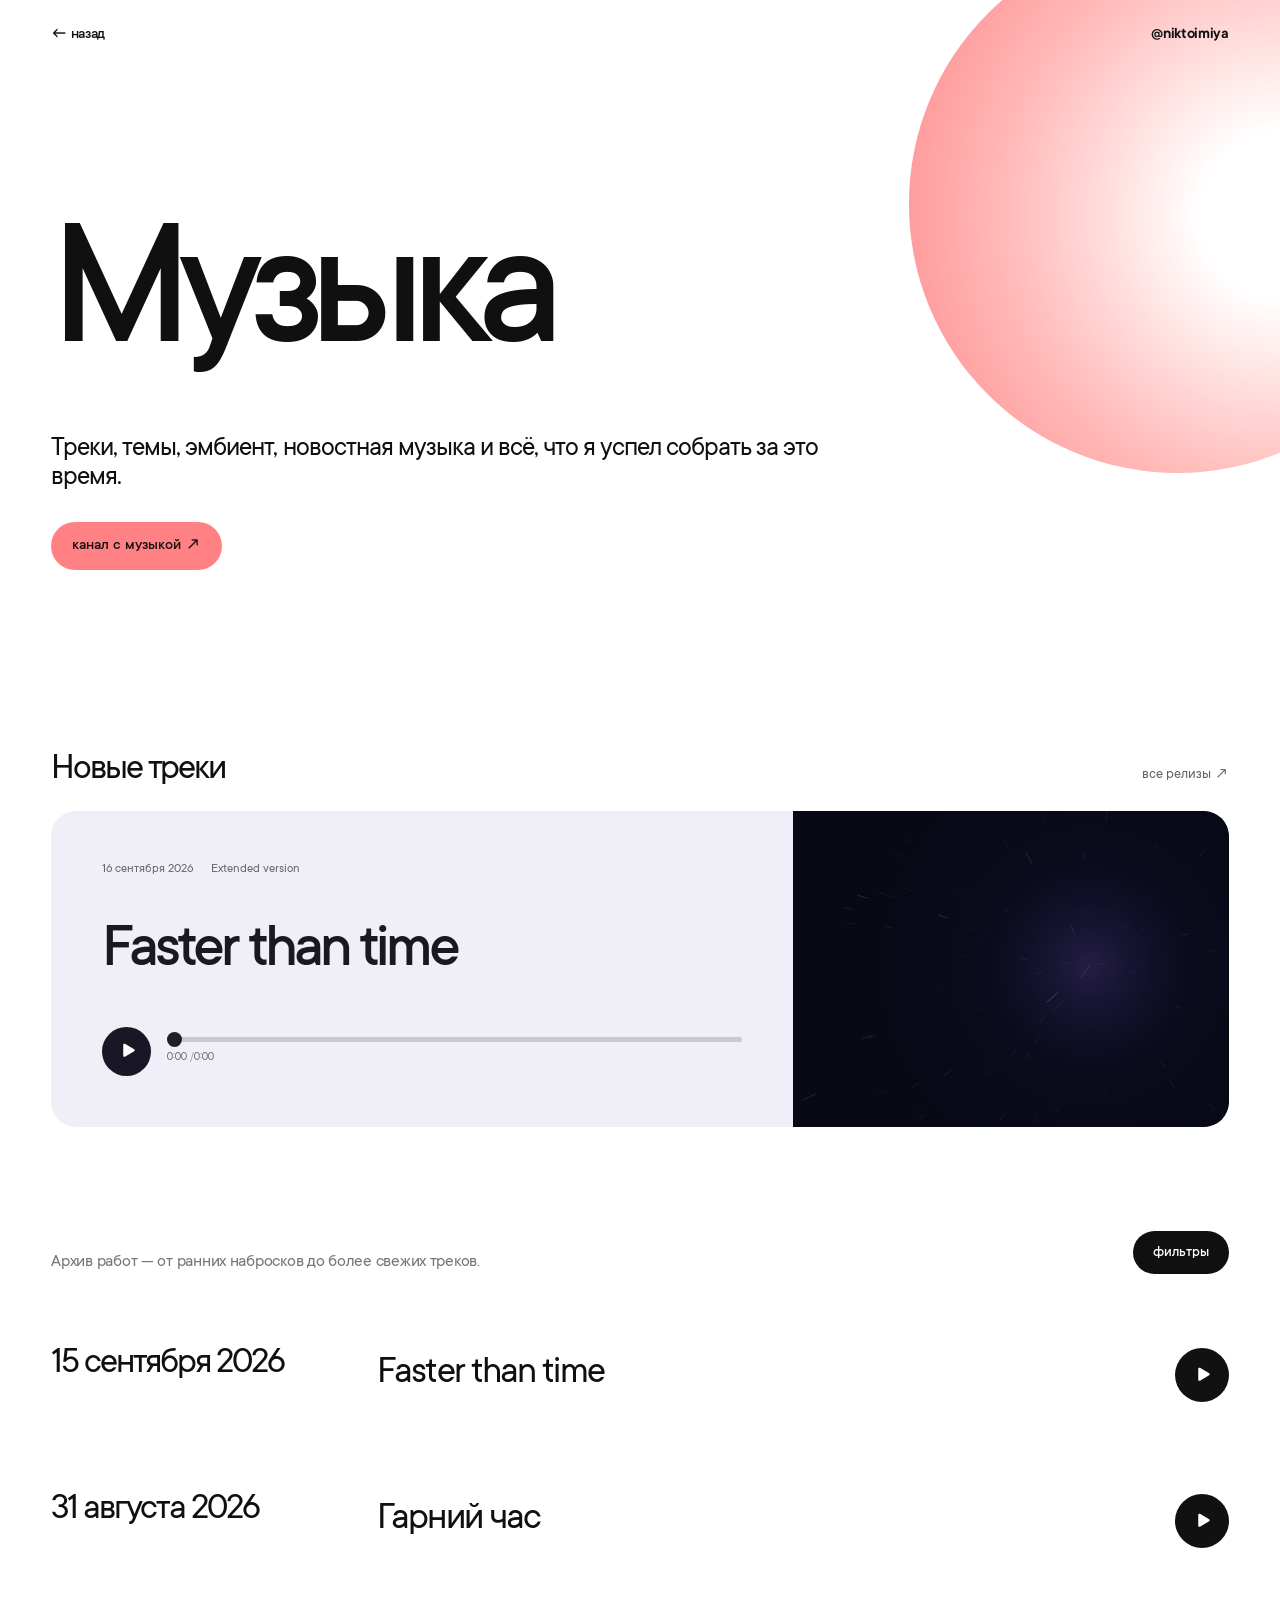
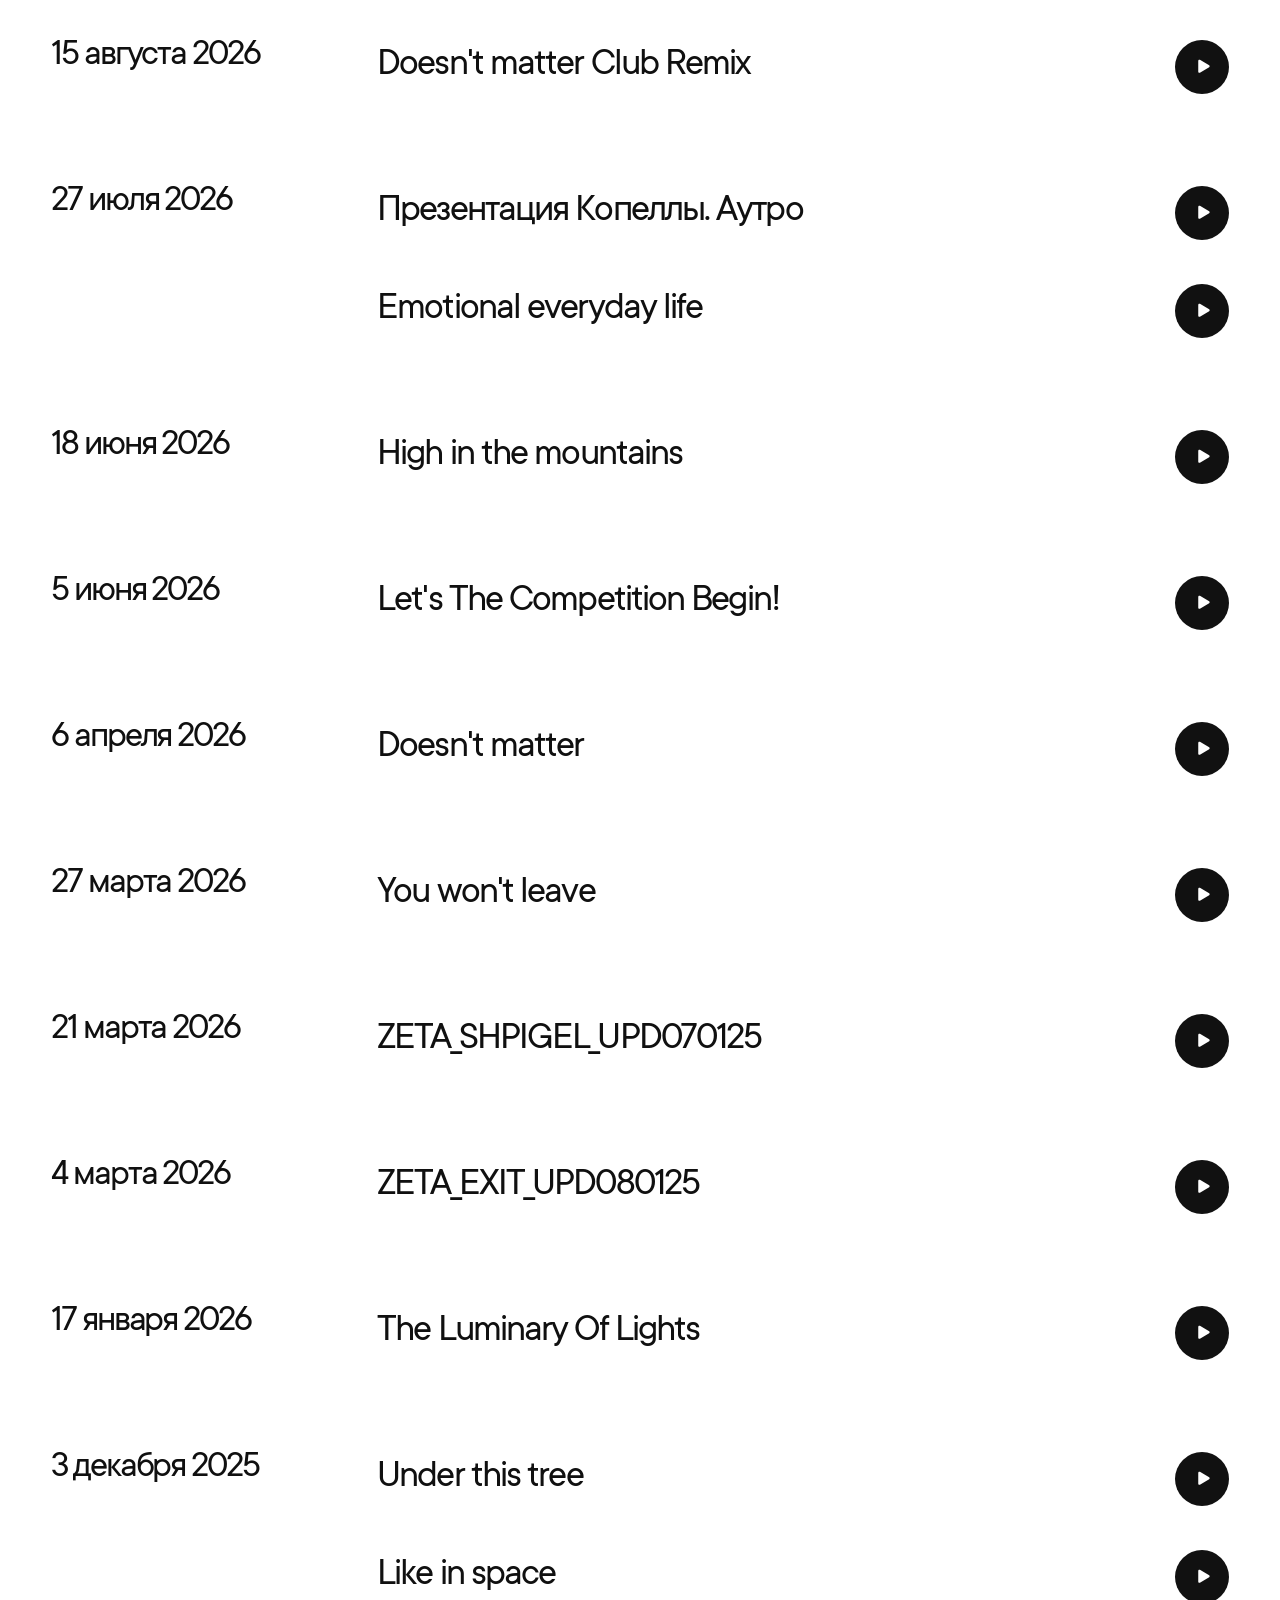
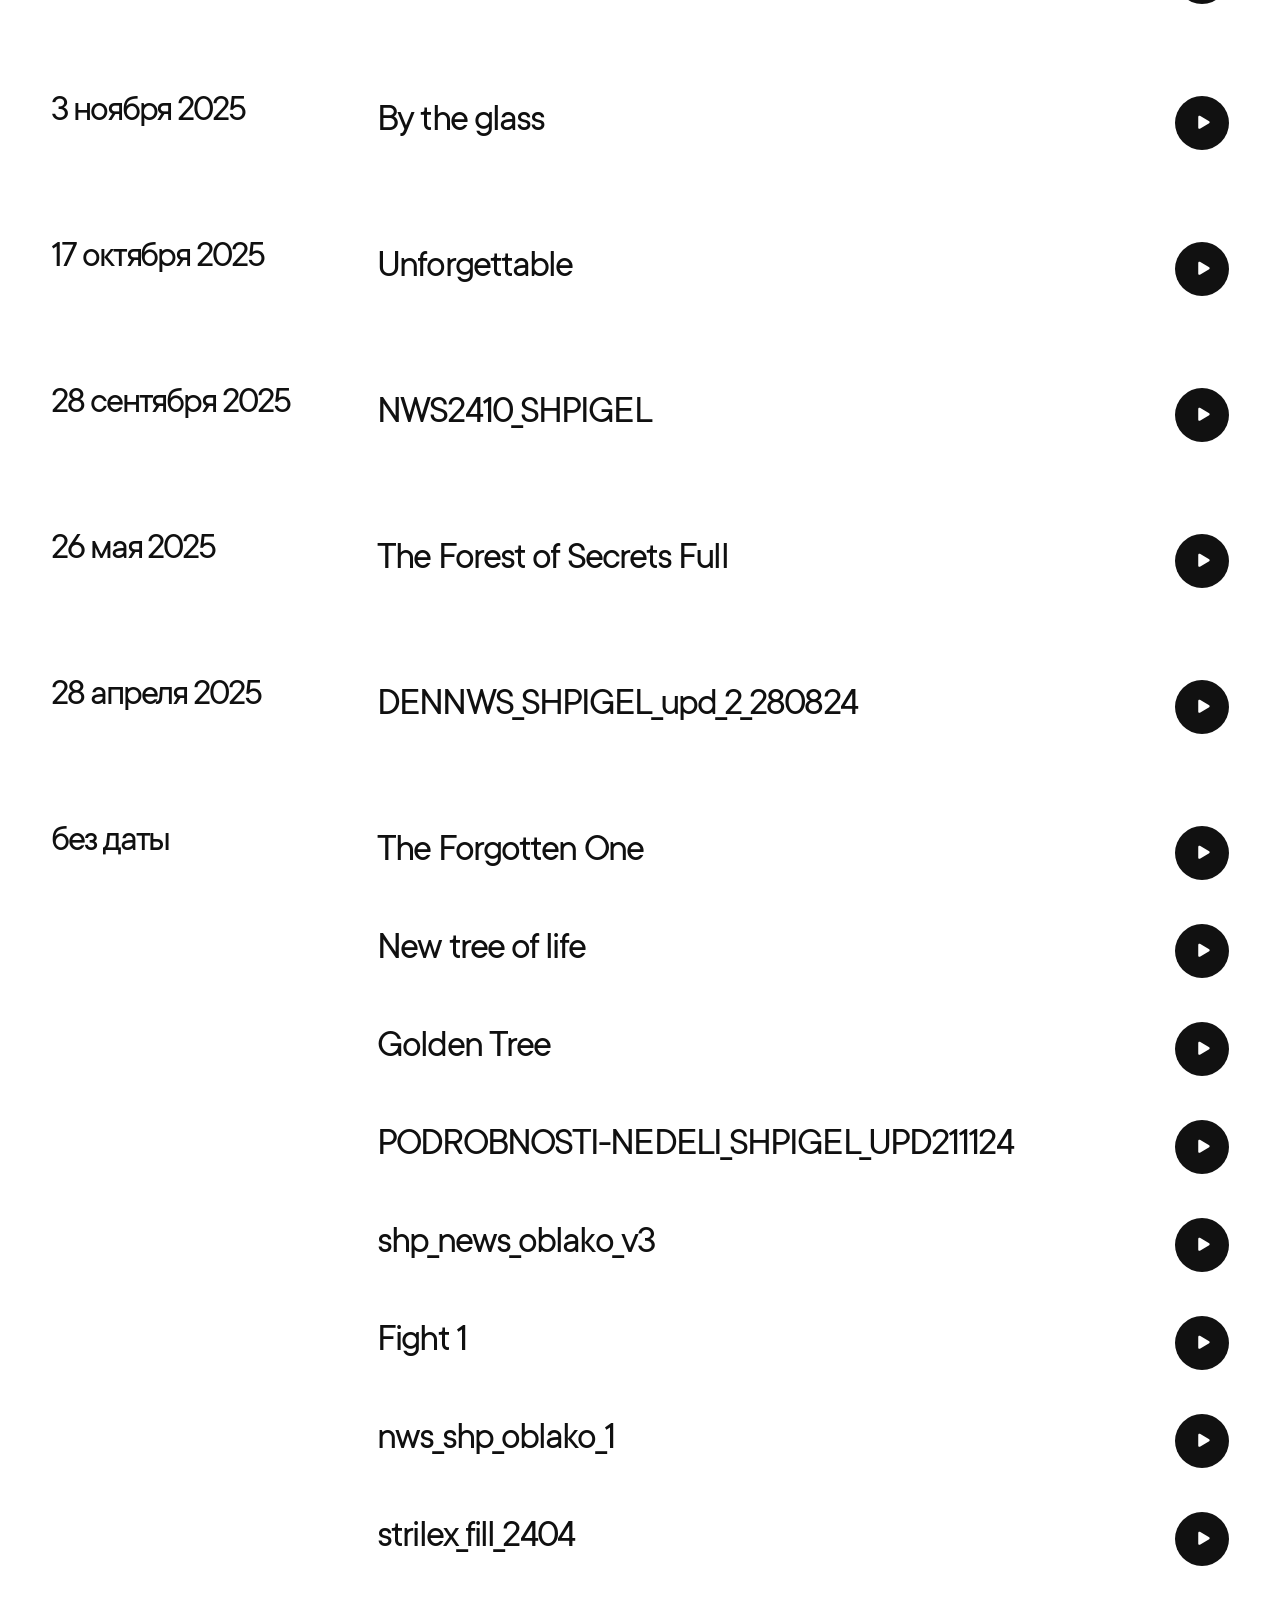
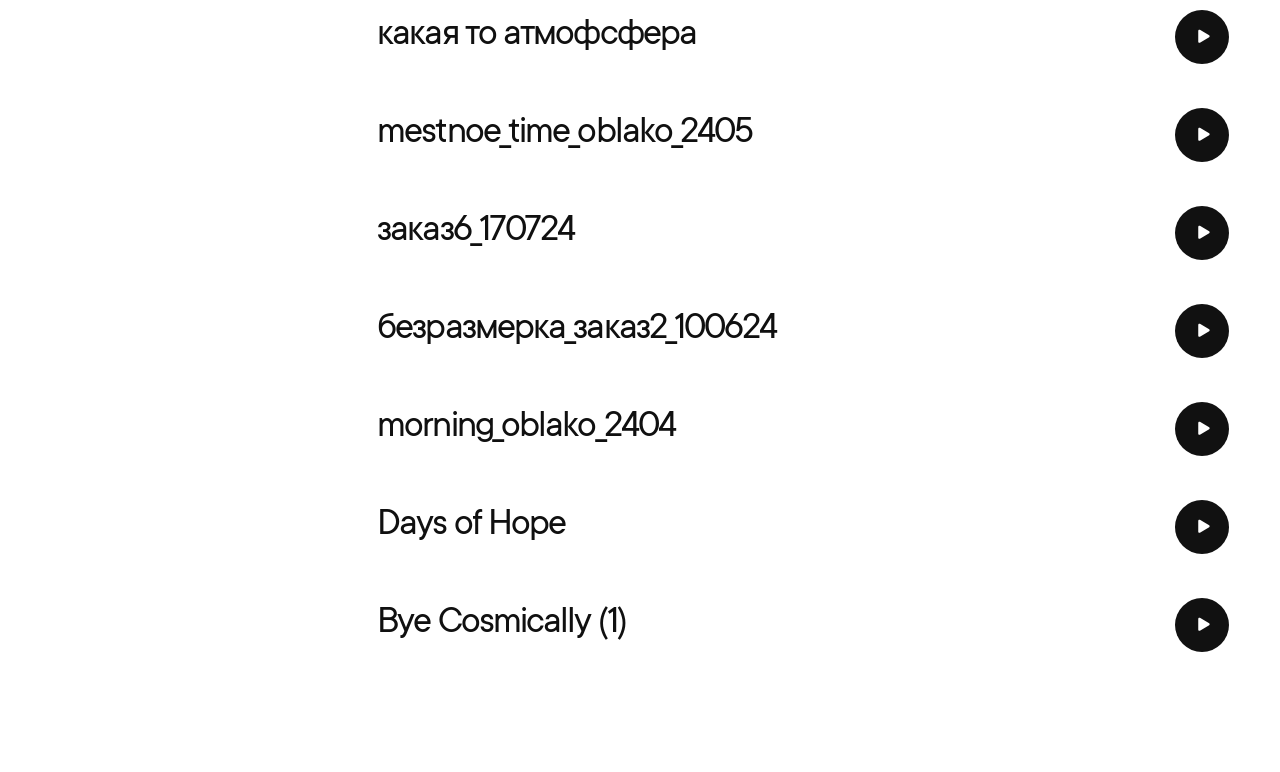
<file: music.html>
<!DOCTYPE html>
<html lang="ru">
  <head>
    <meta charset="UTF-8" />
    <meta name="viewport" content="width=device-width, initial-scale=1.0" />
    <title>Музыка @niktoimiya — треки и музыкальное портфолио</title>
    <meta name="description" content="Музыкальное портфолио @niktoimiya: электронная, новостная, драматическая музыка, эмбиент и другие авторские треки." />
    <meta name="author" content="Владислав (@niktoimiya)" />
    <meta name="robots" content="index, follow, max-image-preview:large, max-snippet:-1" />
    <meta name="theme-color" content="#ffffff" />
    <link rel="canonical" href="https://niktoimiyazap.github.io/mybio/music.html" />

    <meta property="og:type" content="website" />
    <meta property="og:locale" content="ru_RU" />
    <meta property="og:site_name" content="@niktoimiya" />
    <meta property="og:title" content="Музыка @niktoimiya — треки и музыкальное портфолио" />
    <meta property="og:description" content="Авторские треки: электронная и новостная музыка, эмбиент и другие работы." />
    <meta property="og:url" content="https://niktoimiyazap.github.io/mybio/music.html" />
    <meta property="og:image" content="https://niktoimiyazap.github.io/mybio/assets/avatar-new.jpg" />

    <meta name="twitter:card" content="summary" />
    <meta name="twitter:title" content="Музыка @niktoimiya — треки и музыкальное портфолио" />
    <meta name="twitter:description" content="Авторские треки: электронная и новостная музыка, эмбиент и другие работы." />
    <meta name="twitter:image" content="https://niktoimiyazap.github.io/mybio/assets/avatar-new.jpg" />
    <link rel="stylesheet" href="styles/music-modern.css" />
  </head>
  <body>
    <main class="page">
      <div class="themebar themebar--split">
        <a class="theme-link" href="index.html" aria-label="Вернуться на главную">← назад</a>
        <a class="music-brand" href="index.html">@niktoimiya</a>
      </div>

      <section class="layout layout--single">
        <div class="layout__main">
          <section class="hero hero--section-page">
            <div class="hero__content hero__content--section">
              <h1 class="hero__title hero__title--section">Музыка</h1>
              <div class="music-hero__body">
                <p class="hero__lead hero__lead--section">
                  Треки, темы, эмбиент, новостная музыка и всё, что я успел собрать за это время.
                </p>
                <a
                  href="https://t.me/niktoimiyamusic"
                  class="badge-link badge-link--section"
                  target="_blank"
                  rel="noreferrer"
                >
                  <span class="badge-link__label">канал с музыкой ↗</span>
                </a>
              </div>
            </div>
          </section>

          <section class="new-music" aria-labelledby="new-music-title">
            <div class="new-music__top"><span>Новые треки</span><a href="https://t.me/niktoimiyamusic" target="_blank" rel="noreferrer">все релизы ↗</a></div>
            <article class="track new-music__extended" aria-label="Faster than time Extended — плеер">
              <div class="new-music__visual" aria-hidden="true"><canvas class="new-music__stars"></canvas></div>
              <div class="new-music__details">
                <div class="new-music__meta"><span>16 сентября 2026</span><span>Extended version</span></div>
                <h2 class="track__title" id="new-music-title">Faster than time</h2>
                <div class="track__player new-music__player">
                  <button class="track__play" type="button" aria-label="Воспроизвести Faster than time Extended"><svg class="track__icon track__icon--play" viewBox="0 0 24 24" aria-hidden="true"><path d="M8.25 5.8c0-.86.94-1.39 1.68-.95l9.22 5.48c.72.43.72 1.47 0 1.9l-9.22 5.48c-.74.44-1.68-.09-1.68-.95V5.8Z"/></svg><svg class="track__icon track__icon--pause" viewBox="0 0 24 24" aria-hidden="true"><rect x="7.25" y="5.5" width="3.25" height="13" rx="1.15"/><rect x="13.5" y="5.5" width="3.25" height="13" rx="1.15"/></svg></button>
                  <div class="track__controls"><input class="track__seek" type="range" min="0" max="0" value="0" step="0.1" aria-label="Перемотка трека"/><div class="track__time"><span class="track__current">0:00</span><span class="track__duration">0:00</span></div></div>
                  <audio preload="none" class="track__audio" data-audio-ready="false"><source data-src="assets/music/Faster%20than%20time%20%28Extended%29.mp3" type="audio/mpeg"/></audio>
                </div>
              </div>
            </article>
          </section>

          <div class="track-toolbar">
            <p class="track-note">
              Архив работ — от ранних набросков до более свежих треков.
            </p>
            <details class="track-filters">
              <summary class="track-filters__summary">фильтры</summary>
              <div class="track-filters__menu">
                <button class="track-filters__option" type="button" data-filter="all">все</button>
                <button class="track-filters__option" type="button" data-filter="dated">с датой</button>
                <button class="track-filters__option" type="button" data-filter="undated">без даты</button>
              </div>
            </details>
          </div>

          <section class="track-groups">
            <section class="track-group" data-filter-group="dated">
              <h2 class="track-group__date">15 september 2026</h2>
              <div class="tracks">
                <article class="track">
                  <div class="track__meta">
                    <p class="track__index">34</p>
                    <h3 class="track__title">Faster than time</h3>
                  </div>
                  <div class="track__player">
                    <button class="track__play" type="button" aria-label="Воспроизвести трек"><svg class="track__icon track__icon--play" viewBox="0 0 24 24" aria-hidden="true"><path d="M8.25 5.8c0-.86.94-1.39 1.68-.95l9.22 5.48c.72.43.72 1.47 0 1.9l-9.22 5.48c-.74.44-1.68-.09-1.68-.95V5.8Z"/></svg><svg class="track__icon track__icon--pause" viewBox="0 0 24 24" aria-hidden="true"><rect x="7.25" y="5.5" width="3.25" height="13" rx="1.15"/><rect x="13.5" y="5.5" width="3.25" height="13" rx="1.15"/></svg></button>
                    <div class="track__controls">
                      <input class="track__seek" type="range" min="0" max="0" value="0" step="0.1" aria-label="Перемотка трека" />
                      <div class="track__time"><span class="track__current">0:00</span><span class="track__duration">0:00</span></div>
                    </div>
                    <audio preload="none" class="track__audio" data-audio-ready="false"><source data-src="assets/music/Faster%20than%20time.mp3" type="audio/mpeg" /></audio>
                  </div>
                </article>
              </div>
            </section>

            <section class="track-group" data-filter-group="dated">
              <h2 class="track-group__date">31 august 2026</h2>
              <div class="tracks">
                <article class="track">
                  <div class="track__meta">
                    <p class="track__index">33</p>
                    <h3 class="track__title">Гарний час</h3>
                  </div>
                  <div class="track__player">
                    <button class="track__play" type="button" aria-label="Воспроизвести трек"><svg class="track__icon track__icon--play" viewBox="0 0 24 24" aria-hidden="true"><path d="M8.25 5.8c0-.86.94-1.39 1.68-.95l9.22 5.48c.72.43.72 1.47 0 1.9l-9.22 5.48c-.74.44-1.68-.09-1.68-.95V5.8Z"/></svg><svg class="track__icon track__icon--pause" viewBox="0 0 24 24" aria-hidden="true"><rect x="7.25" y="5.5" width="3.25" height="13" rx="1.15"/><rect x="13.5" y="5.5" width="3.25" height="13" rx="1.15"/></svg></button>
                    <div class="track__controls">
                      <input class="track__seek" type="range" min="0" max="0" value="0" step="0.1" aria-label="Перемотка трека" />
                      <div class="track__time"><span class="track__current">0:00</span><span class="track__duration">0:00</span></div>
                    </div>
                    <audio preload="none" class="track__audio" data-audio-ready="false"><source data-src="assets/music/%D0%93%D0%B0%D1%80%D0%BD%D0%B8%D0%B9%20%D1%87%D0%B0%D1%81.mp3" type="audio/mpeg" /></audio>
                  </div>
                </article>
              </div>
            </section>

            <section class="track-group" data-filter-group="dated">
              <h2 class="track-group__date">15 august 2026</h2>
              <div class="tracks">
                <article class="track">
                  <div class="track__meta"><p class="track__index">32</p><h3 class="track__title">Doesn't matter Club Remix</h3></div>
                  <div class="track__player">
                    <button class="track__play" type="button" aria-label="Воспроизвести трек"><svg class="track__icon track__icon--play" viewBox="0 0 24 24" aria-hidden="true"><path d="M8.25 5.8c0-.86.94-1.39 1.68-.95l9.22 5.48c.72.43.72 1.47 0 1.9l-9.22 5.48c-.74.44-1.68-.09-1.68-.95V5.8Z"/></svg><svg class="track__icon track__icon--pause" viewBox="0 0 24 24" aria-hidden="true"><rect x="7.25" y="5.5" width="3.25" height="13" rx="1.15"/><rect x="13.5" y="5.5" width="3.25" height="13" rx="1.15"/></svg></button>
                    <div class="track__controls"><input class="track__seek" type="range" min="0" max="0" value="0" step="0.1" aria-label="Перемотка трека" /><div class="track__time"><span class="track__current">0:00</span><span class="track__duration">0:00</span></div></div>
                    <audio preload="none" class="track__audio" data-audio-ready="false"><source data-src="assets/music/Doesn%27t%20matter%20Club%20Remix.mp3" type="audio/mpeg" /></audio>
                  </div>
                </article>
              </div>
            </section>

            <section class="track-group" data-filter-group="dated">
              <h2 class="track-group__date">27 july 2026</h2>
              <div class="tracks">
                <article class="track">
                  <div class="track__meta"><p class="track__index">31</p><h3 class="track__title">Презентация Копеллы. Аутро</h3></div>
                  <div class="track__player">
                    <button class="track__play" type="button" aria-label="Воспроизвести трек"><svg class="track__icon track__icon--play" viewBox="0 0 24 24" aria-hidden="true"><path d="M8.25 5.8c0-.86.94-1.39 1.68-.95l9.22 5.48c.72.43.72 1.47 0 1.9l-9.22 5.48c-.74.44-1.68-.09-1.68-.95V5.8Z"/></svg><svg class="track__icon track__icon--pause" viewBox="0 0 24 24" aria-hidden="true"><rect x="7.25" y="5.5" width="3.25" height="13" rx="1.15"/><rect x="13.5" y="5.5" width="3.25" height="13" rx="1.15"/></svg></button>
                    <div class="track__controls"><input class="track__seek" type="range" min="0" max="0" value="0" step="0.1" aria-label="Перемотка трека" /><div class="track__time"><span class="track__current">0:00</span><span class="track__duration">0:00</span></div></div>
                    <audio preload="none" class="track__audio" data-audio-ready="false"><source data-src="assets/music/CP_topic.mp3" type="audio/mpeg" /></audio>
                  </div>
                </article>
                <article class="track">
                  <div class="track__meta"><p class="track__index">30</p><h3 class="track__title">Emotional everyday life</h3></div>
                  <div class="track__player">
                    <button class="track__play" type="button" aria-label="Воспроизвести трек"><svg class="track__icon track__icon--play" viewBox="0 0 24 24" aria-hidden="true"><path d="M8.25 5.8c0-.86.94-1.39 1.68-.95l9.22 5.48c.72.43.72 1.47 0 1.9l-9.22 5.48c-.74.44-1.68-.09-1.68-.95V5.8Z"/></svg><svg class="track__icon track__icon--pause" viewBox="0 0 24 24" aria-hidden="true"><rect x="7.25" y="5.5" width="3.25" height="13" rx="1.15"/><rect x="13.5" y="5.5" width="3.25" height="13" rx="1.15"/></svg></button>
                    <div class="track__controls"><input class="track__seek" type="range" min="0" max="0" value="0" step="0.1" aria-label="Перемотка трека" /><div class="track__time"><span class="track__current">0:00</span><span class="track__duration">0:00</span></div></div>
                    <audio preload="none" class="track__audio" data-audio-ready="false"><source data-src="assets/music/Emotional%20everyday%20life.mp3" type="audio/mpeg" /></audio>
                  </div>
                </article>
              </div>
            </section>

            <section class="track-group" data-filter-group="dated">
              <h2 class="track-group__date">18 june 2026</h2>
              <div class="tracks">
                <article class="track">
                  <div class="track__meta"><p class="track__index">29</p><h3 class="track__title">High in the mountains</h3></div>
                  <div class="track__player">
                    <button class="track__play" type="button" aria-label="Воспроизвести трек"><svg class="track__icon track__icon--play" viewBox="0 0 24 24" aria-hidden="true"><path d="M8.25 5.8c0-.86.94-1.39 1.68-.95l9.22 5.48c.72.43.72 1.47 0 1.9l-9.22 5.48c-.74.44-1.68-.09-1.68-.95V5.8Z"/></svg><svg class="track__icon track__icon--pause" viewBox="0 0 24 24" aria-hidden="true"><rect x="7.25" y="5.5" width="3.25" height="13" rx="1.15"/><rect x="13.5" y="5.5" width="3.25" height="13" rx="1.15"/></svg></button>
                    <div class="track__controls"><input class="track__seek" type="range" min="0" max="0" value="0" step="0.1" aria-label="Перемотка трека" /><div class="track__time"><span class="track__current">0:00</span><span class="track__duration">0:00</span></div></div>
                    <audio preload="none" class="track__audio" data-audio-ready="false"><source data-src="assets/music/High%20in%20the%20mountains.mp3" type="audio/mpeg" /></audio>
                  </div>
                </article>
              </div>
            </section>

            <section class="track-group" data-filter-group="dated">
              <h2 class="track-group__date">5 june 2026</h2>
              <div class="tracks">
                <article class="track">
                  <div class="track__meta"><p class="track__index">28</p><h3 class="track__title">Let's The Competition Begin!</h3></div>
                  <div class="track__player">
                    <button class="track__play" type="button" aria-label="Воспроизвести трек"><svg class="track__icon track__icon--play" viewBox="0 0 24 24" aria-hidden="true"><path d="M8.25 5.8c0-.86.94-1.39 1.68-.95l9.22 5.48c.72.43.72 1.47 0 1.9l-9.22 5.48c-.74.44-1.68-.09-1.68-.95V5.8Z"/></svg><svg class="track__icon track__icon--pause" viewBox="0 0 24 24" aria-hidden="true"><rect x="7.25" y="5.5" width="3.25" height="13" rx="1.15"/><rect x="13.5" y="5.5" width="3.25" height="13" rx="1.15"/></svg></button>
                    <div class="track__controls"><input class="track__seek" type="range" min="0" max="0" value="0" step="0.1" aria-label="Перемотка трека" /><div class="track__time"><span class="track__current">0:00</span><span class="track__duration">0:00</span></div></div>
                    <audio preload="none" class="track__audio" data-audio-ready="false"><source data-src="assets/music/Let%27s%20The%20Competition%20Begin%21.mp3" type="audio/mpeg" /></audio>
                  </div>
                </article>
              </div>
            </section>

            <section class="track-group" data-filter-group="dated">
              <h2 class="track-group__date">3 december 2025</h2>
              <div class="tracks">
                <article class="track">
                  <div class="track__meta">
                    <p class="track__index">11</p>
                    <h3 class="track__title">Under this tree</h3>
                  </div>
                  <div class="track__player">
                    <button class="track__play" type="button" aria-label="Воспроизвести трек"><svg class="track__icon track__icon--play" viewBox="0 0 24 24" aria-hidden="true"><path d="M8.25 5.8c0-.86.94-1.39 1.68-.95l9.22 5.48c.72.43.72 1.47 0 1.9l-9.22 5.48c-.74.44-1.68-.09-1.68-.95V5.8Z"/></svg><svg class="track__icon track__icon--pause" viewBox="0 0 24 24" aria-hidden="true"><rect x="7.25" y="5.5" width="3.25" height="13" rx="1.15"/><rect x="13.5" y="5.5" width="3.25" height="13" rx="1.15"/></svg></button>
                    <div class="track__controls">
                      <input class="track__seek" type="range" min="0" max="0" value="0" step="0.1" aria-label="Перемотка трека" />
                      <div class="track__time">
                        <span class="track__current">0:00</span>
                        <span class="track__duration">0:00</span>
                      </div>
                    </div>
                    <audio preload="none" class="track__audio" data-audio-ready="false">
                      <source data-src="assets/music/Under%20this%20tree%20.mp3" type="audio/mpeg" />
                    </audio>
                  </div>
                </article>

                <article class="track">
                  <div class="track__meta">
                    <p class="track__index">12</p>
                    <h3 class="track__title">Like in space</h3>
                  </div>
                  <div class="track__player">
                    <button class="track__play" type="button" aria-label="Воспроизвести трек"><svg class="track__icon track__icon--play" viewBox="0 0 24 24" aria-hidden="true"><path d="M8.25 5.8c0-.86.94-1.39 1.68-.95l9.22 5.48c.72.43.72 1.47 0 1.9l-9.22 5.48c-.74.44-1.68-.09-1.68-.95V5.8Z"/></svg><svg class="track__icon track__icon--pause" viewBox="0 0 24 24" aria-hidden="true"><rect x="7.25" y="5.5" width="3.25" height="13" rx="1.15"/><rect x="13.5" y="5.5" width="3.25" height="13" rx="1.15"/></svg></button>
                    <div class="track__controls">
                      <input class="track__seek" type="range" min="0" max="0" value="0" step="0.1" aria-label="Перемотка трека" />
                      <div class="track__time">
                        <span class="track__current">0:00</span>
                        <span class="track__duration">0:00</span>
                      </div>
                    </div>
                    <audio preload="none" class="track__audio" data-audio-ready="false">
                      <source data-src="assets/music/Like%20in%20space%20.mp3" type="audio/mpeg" />
                    </audio>
                  </div>
                </article>
              </div>
            </section>

            <section class="track-group" data-filter-group="dated">
              <h2 class="track-group__date">3 november 2025</h2>
              <div class="tracks">
                <article class="track">
                  <div class="track__meta">
                    <p class="track__index">10</p>
                    <h3 class="track__title">By the glass</h3>
                  </div>
                  <div class="track__player">
                    <button class="track__play" type="button" aria-label="Воспроизвести трек"><svg class="track__icon track__icon--play" viewBox="0 0 24 24" aria-hidden="true"><path d="M8.25 5.8c0-.86.94-1.39 1.68-.95l9.22 5.48c.72.43.72 1.47 0 1.9l-9.22 5.48c-.74.44-1.68-.09-1.68-.95V5.8Z"/></svg><svg class="track__icon track__icon--pause" viewBox="0 0 24 24" aria-hidden="true"><rect x="7.25" y="5.5" width="3.25" height="13" rx="1.15"/><rect x="13.5" y="5.5" width="3.25" height="13" rx="1.15"/></svg></button>
                    <div class="track__controls">
                      <input class="track__seek" type="range" min="0" max="0" value="0" step="0.1" aria-label="Перемотка трека" />
                      <div class="track__time">
                        <span class="track__current">0:00</span>
                        <span class="track__duration">0:00</span>
                      </div>
                    </div>
                    <audio preload="none" class="track__audio" data-audio-ready="false">
                      <source data-src="assets/music/By%20the%20glass%20.mp3" type="audio/mpeg" />
                    </audio>
                  </div>
                </article>
              </div>
            </section>

            <section class="track-group" data-filter-group="dated">
              <h2 class="track-group__date">17 october 2025</h2>
              <div class="tracks">
                <article class="track">
                  <div class="track__meta">
                    <p class="track__index">09</p>
                    <h3 class="track__title">Unforgettable</h3>
                  </div>
                  <div class="track__player">
                    <button class="track__play" type="button" aria-label="Воспроизвести трек"><svg class="track__icon track__icon--play" viewBox="0 0 24 24" aria-hidden="true"><path d="M8.25 5.8c0-.86.94-1.39 1.68-.95l9.22 5.48c.72.43.72 1.47 0 1.9l-9.22 5.48c-.74.44-1.68-.09-1.68-.95V5.8Z"/></svg><svg class="track__icon track__icon--pause" viewBox="0 0 24 24" aria-hidden="true"><rect x="7.25" y="5.5" width="3.25" height="13" rx="1.15"/><rect x="13.5" y="5.5" width="3.25" height="13" rx="1.15"/></svg></button>
                    <div class="track__controls">
                      <input class="track__seek" type="range" min="0" max="0" value="0" step="0.1" aria-label="Перемотка трека" />
                      <div class="track__time">
                        <span class="track__current">0:00</span>
                        <span class="track__duration">0:00</span>
                      </div>
                    </div>
                    <audio preload="none" class="track__audio" data-audio-ready="false">
                      <source data-src="assets/music/Unforgettable%20.mp3" type="audio/mpeg" />
                    </audio>
                  </div>
                </article>
              </div>
            </section>

            <section class="track-group" data-filter-group="dated">
              <h2 class="track-group__date">28 september 2025</h2>
              <div class="tracks">
                <article class="track">
                  <div class="track__meta">
                    <p class="track__index">08</p>
                    <h3 class="track__title">NWS2410_SHPIGEL</h3>
                  </div>
                  <div class="track__player">
                    <button class="track__play" type="button" aria-label="Воспроизвести трек"><svg class="track__icon track__icon--play" viewBox="0 0 24 24" aria-hidden="true"><path d="M8.25 5.8c0-.86.94-1.39 1.68-.95l9.22 5.48c.72.43.72 1.47 0 1.9l-9.22 5.48c-.74.44-1.68-.09-1.68-.95V5.8Z"/></svg><svg class="track__icon track__icon--pause" viewBox="0 0 24 24" aria-hidden="true"><rect x="7.25" y="5.5" width="3.25" height="13" rx="1.15"/><rect x="13.5" y="5.5" width="3.25" height="13" rx="1.15"/></svg></button>
                    <div class="track__controls">
                      <input class="track__seek" type="range" min="0" max="0" value="0" step="0.1" aria-label="Перемотка трека" />
                      <div class="track__time">
                        <span class="track__current">0:00</span>
                        <span class="track__duration">0:00</span>
                      </div>
                    </div>
                    <audio preload="none" class="track__audio" data-audio-ready="false">
                      <source data-src="assets/music/NWS2410_SHPIGEL.mp3" type="audio/mpeg" />
                    </audio>
                  </div>
                </article>
              </div>
            </section>

            <section class="track-group" data-filter-group="dated">
              <h2 class="track-group__date">26 may 2025</h2>
              <div class="tracks">
                <article class="track">
                  <div class="track__meta">
                    <p class="track__index">07</p>
                    <h3 class="track__title">The Forest of Secrets Full</h3>
                  </div>
                  <div class="track__player">
                    <button class="track__play" type="button" aria-label="Воспроизвести трек"><svg class="track__icon track__icon--play" viewBox="0 0 24 24" aria-hidden="true"><path d="M8.25 5.8c0-.86.94-1.39 1.68-.95l9.22 5.48c.72.43.72 1.47 0 1.9l-9.22 5.48c-.74.44-1.68-.09-1.68-.95V5.8Z"/></svg><svg class="track__icon track__icon--pause" viewBox="0 0 24 24" aria-hidden="true"><rect x="7.25" y="5.5" width="3.25" height="13" rx="1.15"/><rect x="13.5" y="5.5" width="3.25" height="13" rx="1.15"/></svg></button>
                    <div class="track__controls">
                      <input class="track__seek" type="range" min="0" max="0" value="0" step="0.1" aria-label="Перемотка трека" />
                      <div class="track__time">
                        <span class="track__current">0:00</span>
                        <span class="track__duration">0:00</span>
                      </div>
                    </div>
                    <audio preload="none" class="track__audio" data-audio-ready="false">
                      <source data-src="assets/music/The%20Forest%20of%20Secrets%20Full.mp3" type="audio/mpeg" />
                    </audio>
                  </div>
                </article>
              </div>
            </section>

            <section class="track-group" data-filter-group="dated">
              <h2 class="track-group__date">28 april 2025</h2>
              <div class="tracks">
                <article class="track">
                  <div class="track__meta">
                    <p class="track__index">06</p>
                    <h3 class="track__title">DENNWS_SHPIGEL_upd_2_280824</h3>
                  </div>
                  <div class="track__player">
                    <button class="track__play" type="button" aria-label="Воспроизвести трек"><svg class="track__icon track__icon--play" viewBox="0 0 24 24" aria-hidden="true"><path d="M8.25 5.8c0-.86.94-1.39 1.68-.95l9.22 5.48c.72.43.72 1.47 0 1.9l-9.22 5.48c-.74.44-1.68-.09-1.68-.95V5.8Z"/></svg><svg class="track__icon track__icon--pause" viewBox="0 0 24 24" aria-hidden="true"><rect x="7.25" y="5.5" width="3.25" height="13" rx="1.15"/><rect x="13.5" y="5.5" width="3.25" height="13" rx="1.15"/></svg></button>
                    <div class="track__controls">
                      <input class="track__seek" type="range" min="0" max="0" value="0" step="0.1" aria-label="Перемотка трека" />
                      <div class="track__time">
                        <span class="track__current">0:00</span>
                        <span class="track__duration">0:00</span>
                      </div>
                    </div>
                    <audio preload="none" class="track__audio" data-audio-ready="false">
                      <source data-src="assets/music/DENNWS_SHPIGEL_upd_2_280824.mp3" type="audio/mpeg" />
                    </audio>
                  </div>
                </article>
              </div>
            </section>

            <section class="track-group" data-filter-group="dated">
              <h2 class="track-group__date">6 april 2026</h2>
              <div class="tracks">
                <article class="track">
                  <div class="track__meta">
                    <p class="track__index">05</p>
                    <h3 class="track__title">Doesn't matter</h3>
                  </div>
                  <div class="track__player">
                    <button class="track__play" type="button" aria-label="Воспроизвести трек"><svg class="track__icon track__icon--play" viewBox="0 0 24 24" aria-hidden="true"><path d="M8.25 5.8c0-.86.94-1.39 1.68-.95l9.22 5.48c.72.43.72 1.47 0 1.9l-9.22 5.48c-.74.44-1.68-.09-1.68-.95V5.8Z"/></svg><svg class="track__icon track__icon--pause" viewBox="0 0 24 24" aria-hidden="true"><rect x="7.25" y="5.5" width="3.25" height="13" rx="1.15"/><rect x="13.5" y="5.5" width="3.25" height="13" rx="1.15"/></svg></button>
                    <div class="track__controls">
                      <input class="track__seek" type="range" min="0" max="0" value="0" step="0.1" aria-label="Перемотка трека" />
                      <div class="track__time">
                        <span class="track__current">0:00</span>
                        <span class="track__duration">0:00</span>
                      </div>
                    </div>
                    <audio preload="none" class="track__audio" data-audio-ready="false">
                      <source data-src="assets/music/Doesn%27t%20matter%20.mp3" type="audio/mpeg" />
                    </audio>
                  </div>
                </article>
              </div>
            </section>

            <section class="track-group" data-filter-group="dated">
              <h2 class="track-group__date">27 march 2026</h2>
              <div class="tracks">
                <article class="track">
                  <div class="track__meta">
                    <p class="track__index">04</p>
                    <h3 class="track__title">You won't leave</h3>
                  </div>
                  <div class="track__player">
                    <button class="track__play" type="button" aria-label="Воспроизвести трек"><svg class="track__icon track__icon--play" viewBox="0 0 24 24" aria-hidden="true"><path d="M8.25 5.8c0-.86.94-1.39 1.68-.95l9.22 5.48c.72.43.72 1.47 0 1.9l-9.22 5.48c-.74.44-1.68-.09-1.68-.95V5.8Z"/></svg><svg class="track__icon track__icon--pause" viewBox="0 0 24 24" aria-hidden="true"><rect x="7.25" y="5.5" width="3.25" height="13" rx="1.15"/><rect x="13.5" y="5.5" width="3.25" height="13" rx="1.15"/></svg></button>
                    <div class="track__controls">
                      <input class="track__seek" type="range" min="0" max="0" value="0" step="0.1" aria-label="Перемотка трека" />
                      <div class="track__time">
                        <span class="track__current">0:00</span>
                        <span class="track__duration">0:00</span>
                      </div>
                    </div>
                    <audio preload="none" class="track__audio" data-audio-ready="false">
                      <source data-src="assets/music/You%20won%27t%20leave%20.mp3" type="audio/mpeg" />
                    </audio>
                  </div>
                </article>
              </div>
            </section>

            <section class="track-group" data-filter-group="dated">
              <h2 class="track-group__date">21 march 2026</h2>
              <div class="tracks">
                <article class="track">
                  <div class="track__meta">
                    <p class="track__index">03</p>
                    <h3 class="track__title">ZETA_SHPIGEL_UPD070125</h3>
                  </div>
                  <div class="track__player">
                    <button class="track__play" type="button" aria-label="Воспроизвести трек"><svg class="track__icon track__icon--play" viewBox="0 0 24 24" aria-hidden="true"><path d="M8.25 5.8c0-.86.94-1.39 1.68-.95l9.22 5.48c.72.43.72 1.47 0 1.9l-9.22 5.48c-.74.44-1.68-.09-1.68-.95V5.8Z"/></svg><svg class="track__icon track__icon--pause" viewBox="0 0 24 24" aria-hidden="true"><rect x="7.25" y="5.5" width="3.25" height="13" rx="1.15"/><rect x="13.5" y="5.5" width="3.25" height="13" rx="1.15"/></svg></button>
                    <div class="track__controls">
                      <input class="track__seek" type="range" min="0" max="0" value="0" step="0.1" aria-label="Перемотка трека" />
                      <div class="track__time">
                        <span class="track__current">0:00</span>
                        <span class="track__duration">0:00</span>
                      </div>
                    </div>
                    <audio preload="none" class="track__audio" data-audio-ready="false">
                      <source data-src="assets/music/ZETA_SHPIGEL_UPD070125.mp3" type="audio/mpeg" />
                    </audio>
                  </div>
                </article>
              </div>
            </section>

            <section class="track-group" data-filter-group="dated">
              <h2 class="track-group__date">4 march 2026</h2>
              <div class="tracks">
                <article class="track">
                  <div class="track__meta">
                    <p class="track__index">02</p>
                    <h3 class="track__title">ZETA_EXIT_UPD080125</h3>
                  </div>
                  <div class="track__player">
                    <button class="track__play" type="button" aria-label="Воспроизвести трек"><svg class="track__icon track__icon--play" viewBox="0 0 24 24" aria-hidden="true"><path d="M8.25 5.8c0-.86.94-1.39 1.68-.95l9.22 5.48c.72.43.72 1.47 0 1.9l-9.22 5.48c-.74.44-1.68-.09-1.68-.95V5.8Z"/></svg><svg class="track__icon track__icon--pause" viewBox="0 0 24 24" aria-hidden="true"><rect x="7.25" y="5.5" width="3.25" height="13" rx="1.15"/><rect x="13.5" y="5.5" width="3.25" height="13" rx="1.15"/></svg></button>
                    <div class="track__controls">
                      <input class="track__seek" type="range" min="0" max="0" value="0" step="0.1" aria-label="Перемотка трека" />
                      <div class="track__time">
                        <span class="track__current">0:00</span>
                        <span class="track__duration">0:00</span>
                      </div>
                    </div>
                    <audio preload="none" class="track__audio" data-audio-ready="false">
                      <source data-src="assets/music/ZETA_EXIT_UPD080125.mp3" type="audio/mpeg" />
                    </audio>
                  </div>
                </article>
              </div>
            </section>

            <section class="track-group" data-filter-group="dated">
              <h2 class="track-group__date">17 january 2026</h2>
              <div class="tracks">
                <article class="track">
                  <div class="track__meta">
                    <p class="track__index">01</p>
                    <h3 class="track__title">The Luminary Of Lights</h3>
                  </div>
                  <div class="track__player">
                    <button class="track__play" type="button" aria-label="Воспроизвести трек"><svg class="track__icon track__icon--play" viewBox="0 0 24 24" aria-hidden="true"><path d="M8.25 5.8c0-.86.94-1.39 1.68-.95l9.22 5.48c.72.43.72 1.47 0 1.9l-9.22 5.48c-.74.44-1.68-.09-1.68-.95V5.8Z"/></svg><svg class="track__icon track__icon--pause" viewBox="0 0 24 24" aria-hidden="true"><rect x="7.25" y="5.5" width="3.25" height="13" rx="1.15"/><rect x="13.5" y="5.5" width="3.25" height="13" rx="1.15"/></svg></button>
                    <div class="track__controls">
                      <input class="track__seek" type="range" min="0" max="0" value="0" step="0.1" aria-label="Перемотка трека" />
                      <div class="track__time">
                        <span class="track__current">0:00</span>
                        <span class="track__duration">0:00</span>
                      </div>
                    </div>
                    <audio preload="none" class="track__audio" data-audio-ready="false">
                      <source data-src="assets/music/The%20Luminary%20Of%20Lights%20.mp3" type="audio/mpeg" />
                    </audio>
                  </div>
                </article>
              </div>
            </section>

            <section class="track-group" data-filter-group="undated">
              <h2 class="track-group__date">без даты</h2>
              <div class="tracks">
                <article class="track">
                  <div class="track__meta">
                    <p class="track__index">13</p>
                    <h3 class="track__title">The Forgotten One</h3>
                  </div>
                  <div class="track__player">
                    <button class="track__play" type="button" aria-label="Воспроизвести трек"><svg class="track__icon track__icon--play" viewBox="0 0 24 24" aria-hidden="true"><path d="M8.25 5.8c0-.86.94-1.39 1.68-.95l9.22 5.48c.72.43.72 1.47 0 1.9l-9.22 5.48c-.74.44-1.68-.09-1.68-.95V5.8Z"/></svg><svg class="track__icon track__icon--pause" viewBox="0 0 24 24" aria-hidden="true"><rect x="7.25" y="5.5" width="3.25" height="13" rx="1.15"/><rect x="13.5" y="5.5" width="3.25" height="13" rx="1.15"/></svg></button>
                    <div class="track__controls">
                      <input class="track__seek" type="range" min="0" max="0" value="0" step="0.1" aria-label="Перемотка трека" />
                      <div class="track__time">
                        <span class="track__current">0:00</span>
                        <span class="track__duration">0:00</span>
                      </div>
                    </div>
                    <audio preload="none" class="track__audio" data-audio-ready="false">
                      <source data-src="assets/music/The%20Forgotten%20One.mp3" type="audio/mpeg" />
                    </audio>
                  </div>
                </article>

                <article class="track">
                  <div class="track__meta">
                    <p class="track__index">14</p>
                    <h3 class="track__title">New tree of life</h3>
                  </div>
                  <div class="track__player">
                    <button class="track__play" type="button" aria-label="Воспроизвести трек"><svg class="track__icon track__icon--play" viewBox="0 0 24 24" aria-hidden="true"><path d="M8.25 5.8c0-.86.94-1.39 1.68-.95l9.22 5.48c.72.43.72 1.47 0 1.9l-9.22 5.48c-.74.44-1.68-.09-1.68-.95V5.8Z"/></svg><svg class="track__icon track__icon--pause" viewBox="0 0 24 24" aria-hidden="true"><rect x="7.25" y="5.5" width="3.25" height="13" rx="1.15"/><rect x="13.5" y="5.5" width="3.25" height="13" rx="1.15"/></svg></button>
                    <div class="track__controls">
                      <input class="track__seek" type="range" min="0" max="0" value="0" step="0.1" aria-label="Перемотка трека" />
                      <div class="track__time">
                        <span class="track__current">0:00</span>
                        <span class="track__duration">0:00</span>
                      </div>
                    </div>
                    <audio preload="none" class="track__audio" data-audio-ready="false">
                      <source data-src="assets/music/New%20tree%20of%20life.mp3" type="audio/mpeg" />
                    </audio>
                  </div>
                </article>

                <article class="track">
                  <div class="track__meta">
                    <p class="track__index">15</p>
                    <h3 class="track__title">Golden Tree</h3>
                  </div>
                  <div class="track__player">
                    <button class="track__play" type="button" aria-label="Воспроизвести трек"><svg class="track__icon track__icon--play" viewBox="0 0 24 24" aria-hidden="true"><path d="M8.25 5.8c0-.86.94-1.39 1.68-.95l9.22 5.48c.72.43.72 1.47 0 1.9l-9.22 5.48c-.74.44-1.68-.09-1.68-.95V5.8Z"/></svg><svg class="track__icon track__icon--pause" viewBox="0 0 24 24" aria-hidden="true"><rect x="7.25" y="5.5" width="3.25" height="13" rx="1.15"/><rect x="13.5" y="5.5" width="3.25" height="13" rx="1.15"/></svg></button>
                    <div class="track__controls">
                      <input class="track__seek" type="range" min="0" max="0" value="0" step="0.1" aria-label="Перемотка трека" />
                      <div class="track__time">
                        <span class="track__current">0:00</span>
                        <span class="track__duration">0:00</span>
                      </div>
                    </div>
                    <audio preload="none" class="track__audio" data-audio-ready="false">
                      <source data-src="assets/music/Golden%20Tree.mp3" type="audio/mpeg" />
                    </audio>
                  </div>
                </article>

                <article class="track">
                  <div class="track__meta">
                    <p class="track__index">16</p>
                    <h3 class="track__title">PODROBNOSTI-NEDELI_SHPIGEL_UPD211124</h3>
                  </div>
                  <div class="track__player">
                    <button class="track__play" type="button" aria-label="Воспроизвести трек"><svg class="track__icon track__icon--play" viewBox="0 0 24 24" aria-hidden="true"><path d="M8.25 5.8c0-.86.94-1.39 1.68-.95l9.22 5.48c.72.43.72 1.47 0 1.9l-9.22 5.48c-.74.44-1.68-.09-1.68-.95V5.8Z"/></svg><svg class="track__icon track__icon--pause" viewBox="0 0 24 24" aria-hidden="true"><rect x="7.25" y="5.5" width="3.25" height="13" rx="1.15"/><rect x="13.5" y="5.5" width="3.25" height="13" rx="1.15"/></svg></button>
                    <div class="track__controls">
                      <input class="track__seek" type="range" min="0" max="0" value="0" step="0.1" aria-label="Перемотка трека" />
                      <div class="track__time">
                        <span class="track__current">0:00</span>
                        <span class="track__duration">0:00</span>
                      </div>
                    </div>
                    <audio preload="none" class="track__audio" data-audio-ready="false">
                      <source data-src="assets/music/PODROBNOSTI-NEDELI_SHPIGEL_UPD211124.mp3" type="audio/mpeg" />
                    </audio>
                  </div>
                </article>

                <article class="track">
                  <div class="track__meta">
                    <p class="track__index">17</p>
                    <h3 class="track__title">shp_news_oblako_v3</h3>
                  </div>
                  <div class="track__player">
                    <button class="track__play" type="button" aria-label="Воспроизвести трек"><svg class="track__icon track__icon--play" viewBox="0 0 24 24" aria-hidden="true"><path d="M8.25 5.8c0-.86.94-1.39 1.68-.95l9.22 5.48c.72.43.72 1.47 0 1.9l-9.22 5.48c-.74.44-1.68-.09-1.68-.95V5.8Z"/></svg><svg class="track__icon track__icon--pause" viewBox="0 0 24 24" aria-hidden="true"><rect x="7.25" y="5.5" width="3.25" height="13" rx="1.15"/><rect x="13.5" y="5.5" width="3.25" height="13" rx="1.15"/></svg></button>
                    <div class="track__controls">
                      <input class="track__seek" type="range" min="0" max="0" value="0" step="0.1" aria-label="Перемотка трека" />
                      <div class="track__time">
                        <span class="track__current">0:00</span>
                        <span class="track__duration">0:00</span>
                      </div>
                    </div>
                    <audio preload="none" class="track__audio" data-audio-ready="false">
                      <source data-src="assets/music/shp_news_oblako_v3.mp3" type="audio/mpeg" />
                    </audio>
                  </div>
                </article>

                <article class="track">
                  <div class="track__meta">
                    <p class="track__index">18</p>
                    <h3 class="track__title">Fight 1</h3>
                  </div>
                  <div class="track__player">
                    <button class="track__play" type="button" aria-label="Воспроизвести трек"><svg class="track__icon track__icon--play" viewBox="0 0 24 24" aria-hidden="true"><path d="M8.25 5.8c0-.86.94-1.39 1.68-.95l9.22 5.48c.72.43.72 1.47 0 1.9l-9.22 5.48c-.74.44-1.68-.09-1.68-.95V5.8Z"/></svg><svg class="track__icon track__icon--pause" viewBox="0 0 24 24" aria-hidden="true"><rect x="7.25" y="5.5" width="3.25" height="13" rx="1.15"/><rect x="13.5" y="5.5" width="3.25" height="13" rx="1.15"/></svg></button>
                    <div class="track__controls">
                      <input class="track__seek" type="range" min="0" max="0" value="0" step="0.1" aria-label="Перемотка трека" />
                      <div class="track__time">
                        <span class="track__current">0:00</span>
                        <span class="track__duration">0:00</span>
                      </div>
                    </div>
                    <audio preload="none" class="track__audio" data-audio-ready="false">
                      <source data-src="assets/music/Fight%201.mp3" type="audio/mpeg" />
                    </audio>
                  </div>
                </article>

                <article class="track">
                  <div class="track__meta">
                    <p class="track__index">19</p>
                    <h3 class="track__title">nws_shp_oblako_1</h3>
                  </div>
                  <div class="track__player">
                    <button class="track__play" type="button" aria-label="Воспроизвести трек"><svg class="track__icon track__icon--play" viewBox="0 0 24 24" aria-hidden="true"><path d="M8.25 5.8c0-.86.94-1.39 1.68-.95l9.22 5.48c.72.43.72 1.47 0 1.9l-9.22 5.48c-.74.44-1.68-.09-1.68-.95V5.8Z"/></svg><svg class="track__icon track__icon--pause" viewBox="0 0 24 24" aria-hidden="true"><rect x="7.25" y="5.5" width="3.25" height="13" rx="1.15"/><rect x="13.5" y="5.5" width="3.25" height="13" rx="1.15"/></svg></button>
                    <div class="track__controls">
                      <input class="track__seek" type="range" min="0" max="0" value="0" step="0.1" aria-label="Перемотка трека" />
                      <div class="track__time">
                        <span class="track__current">0:00</span>
                        <span class="track__duration">0:00</span>
                      </div>
                    </div>
                    <audio preload="none" class="track__audio" data-audio-ready="false">
                      <source data-src="assets/music/nws_shp_oblako_1.mp3" type="audio/mpeg" />
                    </audio>
                  </div>
                </article>

                <article class="track">
                  <div class="track__meta">
                    <p class="track__index">20</p>
                    <h3 class="track__title">strilex_fill_2404</h3>
                  </div>
                  <div class="track__player">
                    <button class="track__play" type="button" aria-label="Воспроизвести трек"><svg class="track__icon track__icon--play" viewBox="0 0 24 24" aria-hidden="true"><path d="M8.25 5.8c0-.86.94-1.39 1.68-.95l9.22 5.48c.72.43.72 1.47 0 1.9l-9.22 5.48c-.74.44-1.68-.09-1.68-.95V5.8Z"/></svg><svg class="track__icon track__icon--pause" viewBox="0 0 24 24" aria-hidden="true"><rect x="7.25" y="5.5" width="3.25" height="13" rx="1.15"/><rect x="13.5" y="5.5" width="3.25" height="13" rx="1.15"/></svg></button>
                    <div class="track__controls">
                      <input class="track__seek" type="range" min="0" max="0" value="0" step="0.1" aria-label="Перемотка трека" />
                      <div class="track__time">
                        <span class="track__current">0:00</span>
                        <span class="track__duration">0:00</span>
                      </div>
                    </div>
                    <audio preload="none" class="track__audio" data-audio-ready="false">
                      <source data-src="assets/music/strilex_fill_2404.mp3" type="audio/mpeg" />
                    </audio>
                  </div>
                </article>

                <article class="track">
                  <div class="track__meta">
                    <p class="track__index">21</p>
                    <h3 class="track__title">какая то атмофсфера</h3>
                  </div>
                  <div class="track__player">
                    <button class="track__play" type="button" aria-label="Воспроизвести трек"><svg class="track__icon track__icon--play" viewBox="0 0 24 24" aria-hidden="true"><path d="M8.25 5.8c0-.86.94-1.39 1.68-.95l9.22 5.48c.72.43.72 1.47 0 1.9l-9.22 5.48c-.74.44-1.68-.09-1.68-.95V5.8Z"/></svg><svg class="track__icon track__icon--pause" viewBox="0 0 24 24" aria-hidden="true"><rect x="7.25" y="5.5" width="3.25" height="13" rx="1.15"/><rect x="13.5" y="5.5" width="3.25" height="13" rx="1.15"/></svg></button>
                    <div class="track__controls">
                      <input class="track__seek" type="range" min="0" max="0" value="0" step="0.1" aria-label="Перемотка трека" />
                      <div class="track__time">
                        <span class="track__current">0:00</span>
                        <span class="track__duration">0:00</span>
                      </div>
                    </div>
                    <audio preload="none" class="track__audio" data-audio-ready="false">
                      <source data-src="assets/music/%D0%BA%D0%B0%D0%BA%D0%B0%D1%8F%20%D1%82%D0%BE%20%D0%B0%D1%82%D0%BC%D0%BE%D1%84%D1%81%D1%84%D0%B5%D1%80%D0%B0.mp3" type="audio/mpeg" />
                    </audio>
                  </div>
                </article>

                <article class="track">
                  <div class="track__meta">
                    <p class="track__index">22</p>
                    <h3 class="track__title">mestnoe_time_oblako_2405</h3>
                  </div>
                  <div class="track__player">
                    <button class="track__play" type="button" aria-label="Воспроизвести трек"><svg class="track__icon track__icon--play" viewBox="0 0 24 24" aria-hidden="true"><path d="M8.25 5.8c0-.86.94-1.39 1.68-.95l9.22 5.48c.72.43.72 1.47 0 1.9l-9.22 5.48c-.74.44-1.68-.09-1.68-.95V5.8Z"/></svg><svg class="track__icon track__icon--pause" viewBox="0 0 24 24" aria-hidden="true"><rect x="7.25" y="5.5" width="3.25" height="13" rx="1.15"/><rect x="13.5" y="5.5" width="3.25" height="13" rx="1.15"/></svg></button>
                    <div class="track__controls">
                      <input class="track__seek" type="range" min="0" max="0" value="0" step="0.1" aria-label="Перемотка трека" />
                      <div class="track__time">
                        <span class="track__current">0:00</span>
                        <span class="track__duration">0:00</span>
                      </div>
                    </div>
                    <audio preload="none" class="track__audio" data-audio-ready="false">
                      <source data-src="assets/music/mestnoe_time_oblako_2405.mp3" type="audio/mpeg" />
                    </audio>
                  </div>
                </article>

                <article class="track">
                  <div class="track__meta">
                    <p class="track__index">23</p>
                    <h3 class="track__title">заказ6_170724</h3>
                  </div>
                  <div class="track__player">
                    <button class="track__play" type="button" aria-label="Воспроизвести трек"><svg class="track__icon track__icon--play" viewBox="0 0 24 24" aria-hidden="true"><path d="M8.25 5.8c0-.86.94-1.39 1.68-.95l9.22 5.48c.72.43.72 1.47 0 1.9l-9.22 5.48c-.74.44-1.68-.09-1.68-.95V5.8Z"/></svg><svg class="track__icon track__icon--pause" viewBox="0 0 24 24" aria-hidden="true"><rect x="7.25" y="5.5" width="3.25" height="13" rx="1.15"/><rect x="13.5" y="5.5" width="3.25" height="13" rx="1.15"/></svg></button>
                    <div class="track__controls">
                      <input class="track__seek" type="range" min="0" max="0" value="0" step="0.1" aria-label="Перемотка трека" />
                      <div class="track__time">
                        <span class="track__current">0:00</span>
                        <span class="track__duration">0:00</span>
                      </div>
                    </div>
                    <audio preload="none" class="track__audio" data-audio-ready="false">
                      <source data-src="assets/music/%D0%B7%D0%B0%D0%BA%D0%B0%D0%B76_170724.mp3" type="audio/mpeg" />
                    </audio>
                  </div>
                </article>

                <article class="track">
                  <div class="track__meta">
                    <p class="track__index">24</p>
                    <h3 class="track__title">безразмерка_заказ2_100624</h3>
                  </div>
                  <div class="track__player">
                    <button class="track__play" type="button" aria-label="Воспроизвести трек"><svg class="track__icon track__icon--play" viewBox="0 0 24 24" aria-hidden="true"><path d="M8.25 5.8c0-.86.94-1.39 1.68-.95l9.22 5.48c.72.43.72 1.47 0 1.9l-9.22 5.48c-.74.44-1.68-.09-1.68-.95V5.8Z"/></svg><svg class="track__icon track__icon--pause" viewBox="0 0 24 24" aria-hidden="true"><rect x="7.25" y="5.5" width="3.25" height="13" rx="1.15"/><rect x="13.5" y="5.5" width="3.25" height="13" rx="1.15"/></svg></button>
                    <div class="track__controls">
                      <input class="track__seek" type="range" min="0" max="0" value="0" step="0.1" aria-label="Перемотка трека" />
                      <div class="track__time">
                        <span class="track__current">0:00</span>
                        <span class="track__duration">0:00</span>
                      </div>
                    </div>
                    <audio preload="none" class="track__audio" data-audio-ready="false">
                      <source data-src="assets/music/%D0%B1%D0%B5%D0%B7%D1%80%D0%B0%D0%B7%D0%BC%D0%B5%D1%80%D0%BA%D0%B0_%D0%B7%D0%B0%D0%BA%D0%B0%D0%B72_100624.mp3" type="audio/mpeg" />
                    </audio>
                  </div>
                </article>

                <article class="track">
                  <div class="track__meta">
                    <p class="track__index">25</p>
                    <h3 class="track__title">morning_oblako_2404</h3>
                  </div>
                  <div class="track__player">
                    <button class="track__play" type="button" aria-label="Воспроизвести трек"><svg class="track__icon track__icon--play" viewBox="0 0 24 24" aria-hidden="true"><path d="M8.25 5.8c0-.86.94-1.39 1.68-.95l9.22 5.48c.72.43.72 1.47 0 1.9l-9.22 5.48c-.74.44-1.68-.09-1.68-.95V5.8Z"/></svg><svg class="track__icon track__icon--pause" viewBox="0 0 24 24" aria-hidden="true"><rect x="7.25" y="5.5" width="3.25" height="13" rx="1.15"/><rect x="13.5" y="5.5" width="3.25" height="13" rx="1.15"/></svg></button>
                    <div class="track__controls">
                      <input class="track__seek" type="range" min="0" max="0" value="0" step="0.1" aria-label="Перемотка трека" />
                      <div class="track__time">
                        <span class="track__current">0:00</span>
                        <span class="track__duration">0:00</span>
                      </div>
                    </div>
                    <audio preload="none" class="track__audio" data-audio-ready="false">
                      <source data-src="assets/music/morning_oblako_2404.mp3" type="audio/mpeg" />
                    </audio>
                  </div>
                </article>

                <article class="track">
                  <div class="track__meta">
                    <p class="track__index">26</p>
                    <h3 class="track__title">Days of Hope</h3>
                  </div>
                  <div class="track__player">
                    <button class="track__play" type="button" aria-label="Воспроизвести трек"><svg class="track__icon track__icon--play" viewBox="0 0 24 24" aria-hidden="true"><path d="M8.25 5.8c0-.86.94-1.39 1.68-.95l9.22 5.48c.72.43.72 1.47 0 1.9l-9.22 5.48c-.74.44-1.68-.09-1.68-.95V5.8Z"/></svg><svg class="track__icon track__icon--pause" viewBox="0 0 24 24" aria-hidden="true"><rect x="7.25" y="5.5" width="3.25" height="13" rx="1.15"/><rect x="13.5" y="5.5" width="3.25" height="13" rx="1.15"/></svg></button>
                    <div class="track__controls">
                      <input class="track__seek" type="range" min="0" max="0" value="0" step="0.1" aria-label="Перемотка трека" />
                      <div class="track__time">
                        <span class="track__current">0:00</span>
                        <span class="track__duration">0:00</span>
                      </div>
                    </div>
                    <audio preload="none" class="track__audio" data-audio-ready="false">
                      <source data-src="assets/music/Days%20of%20Hope.mp3" type="audio/mpeg" />
                    </audio>
                  </div>
                </article>

                <article class="track">
                  <div class="track__meta">
                    <p class="track__index">27</p>
                    <h3 class="track__title">Bye Cosmically (1)</h3>
                  </div>
                  <div class="track__player">
                    <button class="track__play" type="button" aria-label="Воспроизвести трек"><svg class="track__icon track__icon--play" viewBox="0 0 24 24" aria-hidden="true"><path d="M8.25 5.8c0-.86.94-1.39 1.68-.95l9.22 5.48c.72.43.72 1.47 0 1.9l-9.22 5.48c-.74.44-1.68-.09-1.68-.95V5.8Z"/></svg><svg class="track__icon track__icon--pause" viewBox="0 0 24 24" aria-hidden="true"><rect x="7.25" y="5.5" width="3.25" height="13" rx="1.15"/><rect x="13.5" y="5.5" width="3.25" height="13" rx="1.15"/></svg></button>
                    <div class="track__controls">
                      <input class="track__seek" type="range" min="0" max="0" value="0" step="0.1" aria-label="Перемотка трека" />
                      <div class="track__time">
                        <span class="track__current">0:00</span>
                        <span class="track__duration">0:00</span>
                      </div>
                    </div>
                    <audio preload="none" class="track__audio" data-audio-ready="false">
                      <source data-src="assets/music/Bye%20Cosmically%20%20%281%29.mp3" type="audio/mpeg" />
                    </audio>
                  </div>
                </article>
              </div>
            </section>
          </section>
        </div>
      </section>
    </main>
    <script>
      (function () {
        var trackGroupsContainer = document.querySelector(".track-groups");
        var filterDetails = document.querySelector(".track-filters");
        var filterButtons = Array.from(document.querySelectorAll(".track-filters__option"));
        var trackGroups = Array.from(document.querySelectorAll(".track-group"));
        var tracks = [];
        var activeAudio = null;
        var activeFilterMode = "all";
        var loadingFrames = ["[=---]", "[-=--]", "[--=-]", "[---=]"];
        var pendingFrame = "[....]";
        var loadingFrameIndex = 0;
        var monthNames = {
          january: 0,
          february: 1,
          march: 2,
          april: 3,
          may: 4,
          june: 5,
          july: 6,
          august: 7,
          september: 8,
          october: 9,
          november: 10,
          december: 11
        };
        var monthLabels = [
          "января",
          "февраля",
          "марта",
          "апреля",
          "мая",
          "июня",
          "июля",
          "августа",
          "сентября",
          "октября",
          "ноября",
          "декабря"
        ];
        var implicitDayMonthYear = 2024;

        function formatTime(seconds) {
          if (!isFinite(seconds) || seconds < 0) return "0:00";
          var mins = Math.floor(seconds / 60);
          var secs = Math.floor(seconds % 60);
          return mins + ":" + String(secs).padStart(2, "0");
        }

        function parseGroupDate(group) {
          var dateHeading = group.querySelector(".track-group__date");

          if (!dateHeading) return null;

          var rawDate = dateHeading.textContent.trim().toLowerCase();
          var match = rawDate.match(/^(\d{1,2})\s+([a-z]+)\s+(\d{4})$/);

          if (!match) return null;

          var day = Number(match[1]);
          var month = monthNames[match[2]];
          var year = Number(match[3]);

          if (!Number.isFinite(day) || !Number.isFinite(year) || month === undefined) {
            return null;
          }

          return new Date(year, month, day).getTime();
        }

        function createTimestamp(year, month, day) {
          var candidate = new Date(year, month, day);

          if (
            candidate.getFullYear() !== year ||
            candidate.getMonth() !== month ||
            candidate.getDate() !== day
          ) {
            return null;
          }

          return candidate.getTime();
        }

        function formatDateLabel(timestamp) {
          var date = new Date(timestamp);
          return date.getDate() + " " + monthLabels[date.getMonth()] + " " + date.getFullYear();
        }

        function getTrackFilename(track) {
          var source = track.querySelector("source");

          if (!source) return "";

          var rawSource = source.getAttribute("src") || "";
          var decodedSource = decodeURIComponent(rawSource);
          return decodedSource.split("/").pop() || "";
        }

        function parseTrackDate(track) {
          var filename = getTrackFilename(track);

          if (!filename) return null;

          var compactDateMatch = filename.match(/(?:^|[_\-\s])(\d{2})(\d{2})(\d{2})(?=\.|[_\-\s]|$)/i);

          if (compactDateMatch) {
            var compactDay = Number(compactDateMatch[1]);
            var compactMonth = Number(compactDateMatch[2]) - 1;
            var compactYear = 2000 + Number(compactDateMatch[3]);
            var compactTimestamp = createTimestamp(compactYear, compactMonth, compactDay);

            if (compactTimestamp !== null) {
              return compactTimestamp;
            }
          }

          var shortDateMatch = filename.match(/(?:^|[_\-\s])(\d{2})(\d{2})(?=\.|$)/i);

          if (shortDateMatch) {
            var shortDay = Number(shortDateMatch[1]);
            var shortMonth = Number(shortDateMatch[2]) - 1;
            var shortTimestamp = createTimestamp(implicitDayMonthYear, shortMonth, shortDay);

            if (shortTimestamp !== null) {
              return shortTimestamp;
            }
          }

          return null;
        }

        function createTrackGroup(groupType, dateLabel) {
          var group = document.createElement("section");
          group.className = "track-group";
          group.setAttribute("data-filter-group", groupType);

          var heading = document.createElement("h2");
          heading.className = "track-group__date";
          heading.textContent = dateLabel;

          var tracksGrid = document.createElement("div");
          tracksGrid.className = "tracks";

          group.appendChild(heading);
          group.appendChild(tracksGrid);

          return group;
        }

        function clearFeaturedTrack() {
          trackGroups.forEach(function (group) {
            var dateHeading = group.querySelector(".track-group__date");

            if (dateHeading) {
              dateHeading.classList.remove("track-group__date--release");
            }
          });

          tracks.forEach(function (track) {
            track.classList.remove("track--featured");
          });
        }

        function markFeaturedTrack() {
          clearFeaturedTrack();

          var latestGroup = trackGroups.find(function (group) {
            return (group.getAttribute("data-filter-group") || "dated") === "dated";
          });

          if (!latestGroup) return;

          var latestTrack = latestGroup.querySelector(".track");
          var latestHeading = latestGroup.querySelector(".track-group__date");

          if (!latestTrack || !latestHeading) return;

          // The newest releases have their own feature above the archive.
          // Keep all archived tracks in the same understated layout.
        }

        function renumberTracks() {
          tracks.forEach(function (track, index) {
            var trackIndex = track.querySelector(".track__index");

            if (!trackIndex) return;

            trackIndex.textContent = String(index + 1).padStart(2, "0");
          });
        }

        function rebuildTrackGroups() {
          if (!trackGroupsContainer) return;

          var datedGroups = new Map();
          var undatedTracks = [];

          trackGroups.forEach(function (group) {
            var groupType = group.getAttribute("data-filter-group") || "dated";
            var dateHeading = group.querySelector(".track-group__date");
            var tracksInGroup = Array.from(group.querySelectorAll(".track"));

            if (groupType === "dated") {
              var explicitTimestamp = parseGroupDate(group) || 0;
              var explicitKey = String(explicitTimestamp);
              var existingExplicitGroup = datedGroups.get(explicitKey);

              if (existingExplicitGroup) {
                existingExplicitGroup.tracks = existingExplicitGroup.tracks.concat(tracksInGroup);
              } else {
                datedGroups.set(explicitKey, {
                  dateLabel: formatDateLabel(explicitTimestamp),
                  timestamp: explicitTimestamp,
                  tracks: tracksInGroup.slice()
                });
              }
              return;
            }

            tracksInGroup.forEach(function (track) {
              var inferredTimestamp = parseTrackDate(track);

              if (inferredTimestamp === null) {
                undatedTracks.push(track);
                return;
              }

              var inferredKey = String(inferredTimestamp);
              var existingInferredGroup = datedGroups.get(inferredKey);

              if (existingInferredGroup) {
                existingInferredGroup.tracks.push(track);
                return;
              }

              datedGroups.set(inferredKey, {
                dateLabel: formatDateLabel(inferredTimestamp),
                timestamp: inferredTimestamp,
                tracks: [track]
              });
            });
          });

          var orderedDatedGroups = Array.from(datedGroups.values()).sort(function (leftGroup, rightGroup) {
            return rightGroup.timestamp - leftGroup.timestamp;
          });

          trackGroupsContainer.innerHTML = "";

          orderedDatedGroups.forEach(function (groupData) {
            var group = createTrackGroup("dated", groupData.dateLabel);
            var tracksGrid = group.querySelector(".tracks");

            groupData.tracks.forEach(function (track) {
              tracksGrid.appendChild(track);
            });

            trackGroupsContainer.appendChild(group);
          });

          if (undatedTracks.length > 0) {
            var undatedGroup = createTrackGroup("undated", "без даты");
            var undatedGrid = undatedGroup.querySelector(".tracks");

            undatedTracks.forEach(function (track) {
              undatedGrid.appendChild(track);
            });

            trackGroupsContainer.appendChild(undatedGroup);
          }

          trackGroups = Array.from(document.querySelectorAll(".track-group"));
          tracks = Array.from(document.querySelectorAll(".track"));
          renumberTracks();
          markFeaturedTrack();
        }

        function applyFilter(mode) {
          activeFilterMode = mode;

          filterButtons.forEach(function (button) {
            var buttonMode = button.getAttribute("data-filter") || "all";
            var isActive = buttonMode === mode;
            button.setAttribute("aria-pressed", isActive ? "true" : "false");
          });

          trackGroups.forEach(function (group) {
            var groupType = group.getAttribute("data-filter-group") || "dated";
            var visible =
              mode === "all" ||
              (mode === "dated" && groupType === "dated") ||
              (mode === "undated" && groupType === "undated");

            group.hidden = !visible;
            group.setAttribute("aria-hidden", visible ? "false" : "true");
            group.style.display = visible ? "" : "none";
          });

          if (filterDetails) {
            filterDetails.open = false;
          }
        }

        rebuildTrackGroups();

        filterButtons.forEach(function (button) {
          button.addEventListener("click", function () {
            var mode = button.getAttribute("data-filter") || "all";
            applyFilter(mode);
          });
        });

        applyFilter(activeFilterMode);

        tracks.forEach(function (track) {
          var audio = track.querySelector(".track__audio");
          var source = audio ? audio.querySelector("source") : null;
          var playButton = track.querySelector(".track__play");
          var seek = track.querySelector(".track__seek");
          var current = track.querySelector(".track__current");
          var duration = track.querySelector(".track__duration");

          if (!audio || !playButton || !seek || !current || !duration) return;

          function setTrackAudioState(state, label) {
            track.setAttribute("data-audio-state", state);
            track.setAttribute("data-loading-label", label);
          }

          setTrackAudioState("pending", pendingFrame);

          function ensureAudioLoaded(playImmediately) {
            if (!source) return Promise.resolve(false);

            if (source.dataset.src && !source.getAttribute("src")) {
              source.src = source.dataset.src;
            }

            if (audio.getAttribute("data-audio-ready") === "true") {
              if (playImmediately) {
                audio.preload = "auto";
              }
              setTrackAudioState("ready", "");
              return Promise.resolve(true);
            }

            audio.preload = playImmediately ? "auto" : "metadata";
            setTrackAudioState("loading", loadingFrames[loadingFrameIndex]);

            return new Promise(function (resolve) {
              var settled = false;

              function finish(success) {
                if (settled) return;
                settled = true;
                audio.removeEventListener("loadedmetadata", handleReady);
                audio.removeEventListener("canplay", handleReady);
                audio.removeEventListener("error", handleError);
                resolve(success);
              }

              function handleReady() {
                audio.setAttribute("data-audio-ready", "true");
                setTrackAudioState("ready", "");
                finish(true);
              }

              function handleError() {
                setTrackAudioState("error", "ошибка");
                finish(false);
              }

              audio.addEventListener("loadedmetadata", handleReady);
              audio.addEventListener("canplay", handleReady);
              audio.addEventListener("error", handleError);
              audio.load();
            });
          }

          function renderTrackTime() {
            var trackDuration = isFinite(audio.duration) ? audio.duration : 0;
            var trackCurrent = isFinite(audio.currentTime) ? audio.currentTime : 0;

            seek.max = trackDuration;
            seek.value = trackCurrent;
            seek.disabled = trackDuration <= 0;
            current.textContent = formatTime(trackCurrent);
            duration.textContent = formatTime(trackDuration);
          }

          playButton.addEventListener("click", function () {
            ensureAudioLoaded(true).then(function (isLoaded) {
              if (!isLoaded) return;

              if (activeAudio && activeAudio !== audio) {
                activeAudio.pause();
              }

              if (audio.paused) {
                var playAttempt = audio.play();

                if (playAttempt && typeof playAttempt.catch === "function") {
                  playAttempt.catch(function () {});
                }
              } else {
                audio.pause();
              }
            });
          });

          audio.addEventListener("loadedmetadata", function () {
            audio.setAttribute("data-audio-ready", "true");
            setTrackAudioState("ready", "");
            renderTrackTime();
          });
          audio.addEventListener("durationchange", renderTrackTime);
          audio.addEventListener("timeupdate", renderTrackTime);
          audio.addEventListener("seeking", renderTrackTime);
          audio.addEventListener("seeked", renderTrackTime);

          audio.addEventListener("play", function () {
            activeAudio = audio;
            playButton.setAttribute("aria-label", "Поставить трек на паузу");
            track.setAttribute("data-state", "playing");
            renderTrackTime();
          });

          audio.addEventListener("pause", function () {
            if (activeAudio === audio) activeAudio = null;
            playButton.setAttribute("aria-label", "Воспроизвести трек");
            track.removeAttribute("data-state");
            renderTrackTime();
          });

          audio.addEventListener("ended", function () {
            renderTrackTime();
          });

          seek.addEventListener("input", function () {
            if (!isFinite(audio.duration) || audio.duration <= 0) return;
            audio.currentTime = Number(seek.value);
            renderTrackTime();
          });

          renderTrackTime();
        });

        window.setInterval(function () {
          loadingFrameIndex = (loadingFrameIndex + 1) % loadingFrames.length;

          tracks.forEach(function (track) {
            var state = track.getAttribute("data-audio-state");

            if (state === "loading") {
              track.setAttribute("data-loading-label", loadingFrames[loadingFrameIndex]);
            }
          });
        }, 140);
      })();
    </script>
    <script src="scripts/music-stars.js" defer></script>
  </body>
</html>
</file>
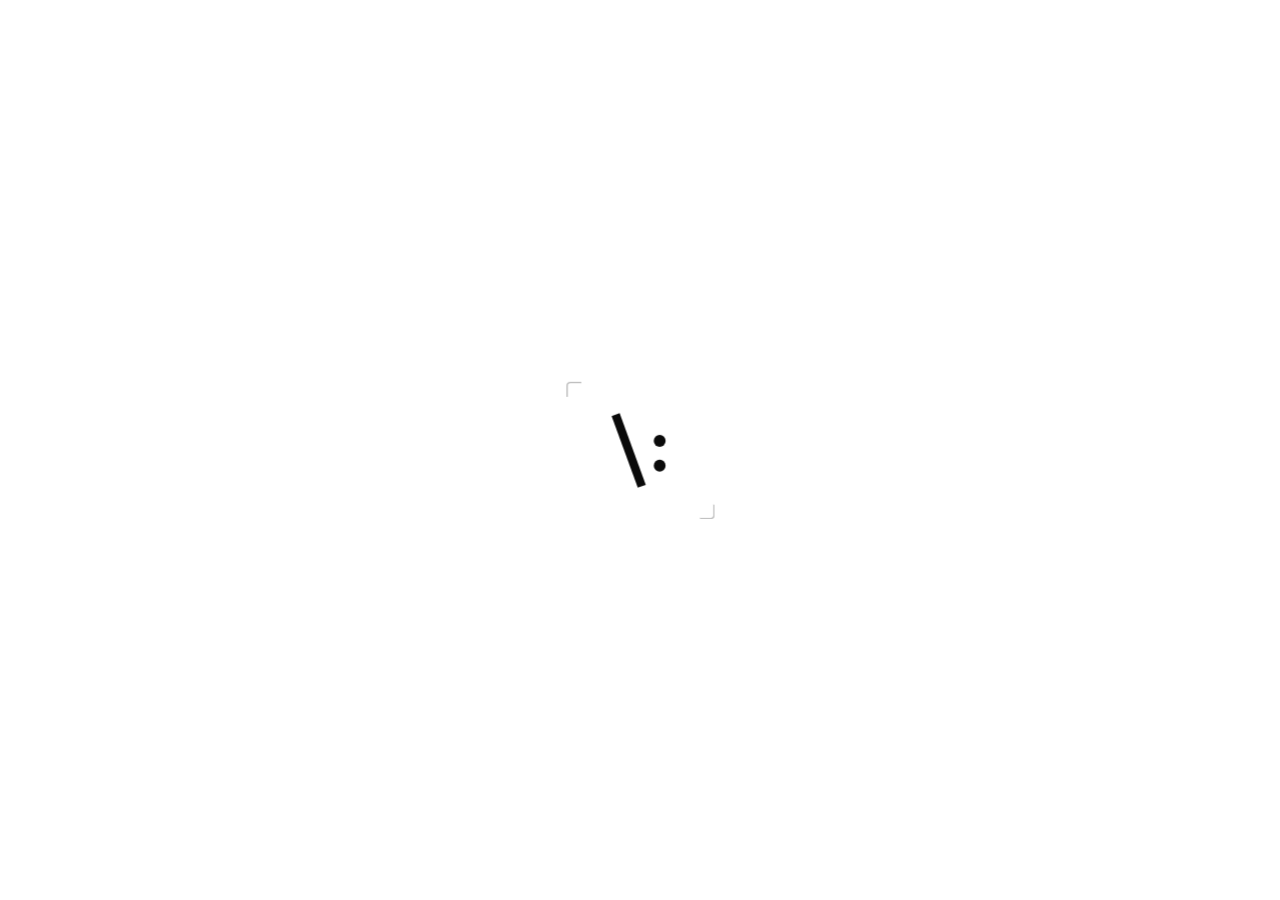
<file: niktoimiya.html>
<!doctype html>
<html lang="ru">
<head>
  <meta charset="utf-8" />
  <meta name="viewport" content="width=device-width, initial-scale=1, viewport-fit=cover" />
  <title>Это niktoimiya</title>
  <meta name="description" content="Это niktoimiya — все полезные ссылки уже есть здесь." />
  <meta name="author" content="Владислав (@niktoimiya)" />
  <meta name="theme-color" content="#ffffff" />
  <link rel="canonical" href="https://niktoimiyazap.github.io/mybio/niktoimiya.html" />

  <meta property="og:type" content="website" />
  <meta property="og:locale" content="ru_RU" />
  <meta property="og:site_name" content="@niktoimiya" />
  <meta property="og:title" content="Это niktoimiya" />
  <meta property="og:description" content="Все полезные ссылки уже есть здесь." />
  <meta property="og:url" content="https://niktoimiyazap.github.io/mybio/niktoimiya.html" />

  <link rel="stylesheet" href="styles/niktoimiya.css?v=18" />
</head>
<body class="is-intro">
  <main class="page" id="page">
    <div class="logo-slot" id="logoSlot">
      <button
        class="mark-rig"
        id="markRig"
        type="button"
        aria-label="Логотип niktoimiya"
        title="\:"
      >
        <span class="mark-frame" id="markFrame" aria-hidden="true">
          <span class="mark-bracket mark-bracket--tl"></span>
          <span class="mark-bracket mark-bracket--br"></span>
        </span>
        <svg
          class="brand-mark"
          id="brandMark"
          viewBox="0 0 64 72"
          fill="none"
          aria-hidden="true"
        >
          <line
            class="mark-slash-guide"
            x1="14"
            y1="10"
            x2="33"
            y2="62"
            stroke="currentColor"
            stroke-width="1"
            stroke-linecap="butt"
          />
          <line
            class="mark-slash"
            id="markSlash"
            x1="14"
            y1="10"
            x2="33"
            y2="62"
            stroke="currentColor"
            stroke-width="6.2"
            stroke-linecap="butt"
          />
          <g class="mark-dots" id="markDots">
            <circle class="mark-dot mark-dot--top" cx="46" cy="29" r="4.3" fill="currentColor" />
            <circle class="mark-dot mark-dot--bottom" cx="46" cy="47" r="4.3" fill="currentColor" />
          </g>
        </svg>
      </button>
    </div>

    <header class="hero-copy">
      <div class="line-mask">
        <h1>Это niktoimiya</h1>
      </div>
      <div class="line-mask line-mask--sub">
        <p>Все полезные ссылки уже есть здесь</p>
      </div>
    </header>

    <a
      class="tg-card"
      id="tgCard"
      href="https://t.me/nktpub"
      target="_blank"
      rel="noopener noreferrer"
      aria-label="Все материалы из видео тут — @nktpub в Telegram"
    >
      <span class="tg-card__icon" aria-hidden="true">
        <img src="assets/icon-tg-3d.png" alt="" width="64" height="64" decoding="async" />
      </span>
      <span class="tg-card__copy">
        <span class="tg-card__title">Все материалы из видео тут</span>
        <span class="tg-card__sub">@nktpub</span>
      </span>
      <span class="tg-card__arrow" aria-hidden="true">
        <svg viewBox="0 0 20 20" fill="none" stroke="currentColor" stroke-width="1.85" stroke-linecap="round" stroke-linejoin="round">
          <path d="M6 14 14 6" />
          <path d="M7.5 6H14v6.5" />
        </svg>
      </span>
    </a>

    <section class="tile-grid" aria-label="Полезные ссылки">
      <a
        class="tile tile--tt"
        href="https://www.tiktok.com/@niktoimiya"
        target="_blank"
        rel="noopener noreferrer"
        aria-label="TikTok"
        style="--i: 0;"
      >
        <span class="tile__icon" aria-hidden="true">
          <img src="assets/icon-tiktok-3d.png" alt="" width="64" height="64" decoding="async" />
        </span>
        <span class="tile__label">TikTok</span>
      </a>

      <a
        class="tile tile--yt"
        href="https://www.youtube.com/@niktoimiya"
        target="_blank"
        rel="noopener noreferrer"
        aria-label="YouTube"
        style="--i: 1;"
      >
        <span class="tile__icon" aria-hidden="true">
          <img src="assets/icon-youtube-3d.png" alt="" width="64" height="64" decoding="async" />
        </span>
        <span class="tile__label">YouTube</span>
      </a>

      <button
        class="tile tile--locked"
        id="lockedTile"
        type="button"
        aria-disabled="true"
        aria-label="Заблокировано"
        style="--i: 2;"
      >
        <span class="tile__icon tile__icon--lock" aria-hidden="true">
          <img src="assets/icon-lock-3d.png" alt="" width="64" height="64" decoding="async" />
        </span>
        <span class="tile__label">Скоро</span>
      </button>
    </section>
  </main>

  <script src="scripts/niktoimiya.js?v=18"></script>
</body>
</html>
</file>
<file: styles/music-modern.css>
@font-face{font-family:"TT Commons";src:url("../assets/fonts/TTCommons-Regular.woff") format("woff");font-style:normal;font-weight:400;font-display:swap}@font-face{font-family:"TT Commons";src:url("../assets/fonts/TTCommons-Medium.woff") format("woff");font-style:normal;font-weight:500;font-display:swap}@font-face{font-family:"TT Commons";src:url("../assets/fonts/TTCommons-DemiBold.woff") format("woff");font-style:normal;font-weight:600;font-display:swap}@font-face{font-family:"TT Commons";src:url("../assets/fonts/TTCommons-Bold.woff") format("woff");font-style:normal;font-weight:700;font-display:swap}*{box-sizing:border-box}html{scroll-behavior:smooth;background:#fff;max-width:100%;overflow-x:clip}body{margin:0;max-width:100%;background:#fff;color:#101010;font-family:"TT Commons","Segoe UI",sans-serif;-webkit-font-smoothing:antialiased;overflow-x:clip}a{color:inherit;text-decoration:none}button,input{font:inherit}.page{width:min(1500px,92vw);margin:0 auto;padding:0 0 110px}.themebar{height:70px;display:flex;align-items:center;justify-content:space-between;position:relative;z-index:20}.theme-link,.music-brand{font-size:16px;font-weight:500;letter-spacing:-.02em}.music-brand{font-weight:600}.layout,.layout--single{display:block;min-width:0;max-width:100%}.layout__main,.track-groups,.track-group,.tracks,.track,.track__meta,.track__controls{min-width:0;max-width:100%}.hero--section-page{position:relative;min-height:72svh;display:flex;align-items:center;margin:0;padding:90px 0 76px}.hero--section-page::before{content:"";position:absolute;z-index:0;width:clamp(360px,42vw,700px);aspect-ratio:1;border-radius:50%;right:-17vw;top:-15vh;background:radial-gradient(circle at 70% 52%,rgba(255,255,255,.98) 0 18%,rgba(255,174,172,.82) 58%,#ff8184 100%)}.hero__content--section{position:relative;z-index:2;width:min(1180px,90%)}.hero__title--section{margin:0;font-size:clamp(104px,14.5vw,250px);font-weight:500;line-height:.78;letter-spacing:-.075em}.music-hero__body{display:flex;flex-direction:column;align-items:flex-start;gap:28px;margin-top:58px;max-width:820px}.hero__lead--section{margin:0;font-size:clamp(25px,2.2vw,40px);line-height:1.06;letter-spacing:-.035em}.badge-link--section{display:inline-flex;align-items:center;justify-content:center;align-self:flex-start;padding:15px 21px;border-radius:999px;background:#ff8184;font-size:16px;font-weight:500;white-space:nowrap;transition:transform .25s ease}.badge-link--section:hover{transform:translateY(-3px)}.track-toolbar{display:flex;align-items:flex-end;justify-content:space-between;gap:24px;margin:34px 0 74px;padding-top:28px}.track-note{max-width:720px;margin:0;color:#777;font-size:18px;line-height:1.3;letter-spacing:-.015em}.track-filters{position:relative}.track-filters__summary{list-style:none;cursor:pointer;padding:13px 20px;border-radius:999px;background:#101010;color:#fff;font-size:15px;font-weight:500}.track-filters__summary::-webkit-details-marker{display:none}.track-filters__menu{position:absolute;right:0;top:calc(100% + 10px);z-index:30;min-width:190px;padding:8px;border-radius:22px;background:#eee8ff}.track-filters__option{width:100%;padding:12px 14px;border:0;border-radius:15px;background:transparent;color:#111;text-align:left;cursor:pointer}.track-filters__option:hover{background:#fff}.track-groups{display:grid;gap:82px}.track-group{display:grid;grid-template-columns:minmax(190px,270px) minmax(0,1fr);gap:56px;align-items:start}.track-group__date{position:sticky;top:28px;margin:0;font-size:clamp(30px,3vw,52px);font-weight:400;line-height:.9;letter-spacing:-.055em}.tracks{display:grid;gap:34px}.track{display:grid;grid-template-columns:minmax(0,1fr) auto;grid-template-areas:"meta play" "controls controls";gap:10px 28px;align-items:center;padding:0;background:transparent}.track__meta{grid-area:meta;min-width:0}.track__index{display:none}.track__title{margin:0;font-size:clamp(30px,3.1vw,54px);font-weight:400;line-height:.95;letter-spacing:-.048em;overflow-wrap:anywhere}.track__player{grid-area:play;display:contents}.track__play{grid-area:play;width:54px;height:54px;border:0;border-radius:50%;background:#111;color:#fff;display:grid;place-items:center;cursor:pointer;padding:0;transition:transform .18s ease,background .18s ease}.track__play:hover{transform:scale(1.035)}.track__icon{width:24px;height:24px;fill:currentColor}.track__icon--pause{display:none}.track[data-state="playing"] .track__play{background:#9c77f7}.track[data-state="playing"] .track__icon--play{display:none}.track[data-state="playing"] .track__icon--pause{display:block}.track__controls{grid-area:controls;display:grid;grid-template-columns:minmax(0,1fr) auto;gap:14px;align-items:center;max-height:0;opacity:0;overflow:hidden;pointer-events:none;transition:max-height .28s ease,opacity .2s ease,padding .28s ease;padding-top:0}.track[data-state="playing"] .track__controls{max-height:46px;opacity:1;pointer-events:auto;padding-top:6px}.track__seek{width:100%;min-width:0;max-width:100%;height:4px;margin:0;appearance:none;-webkit-appearance:none;border-radius:999px;background:rgba(16,16,16,.12);cursor:pointer}.track__seek::-webkit-slider-thumb{-webkit-appearance:none;width:13px;height:13px;border:0;border-radius:50%;background:#111}.track__seek::-moz-range-thumb{width:13px;height:13px;border:0;border-radius:50%;background:#111}.track__time{display:flex;align-items:center;color:#777;font-size:13px;font-variant-numeric:tabular-nums;white-space:nowrap}.track__current::after{content:" / ";color:#aaa}.track[data-state="playing"] .track__title{color:#6848c8}.track--featured{position:relative;isolation:isolate;overflow:hidden;min-height:230px;padding:46px 54px;border-radius:72px;color:#f7f7fb;background:linear-gradient(135deg,#111217 0%,#181a23 46%,#202331 100%);border:1px solid rgba(255,255,255,.06);box-shadow:0 24px 70px rgba(20,22,31,.14)}.track--featured::before{content:"";position:absolute;z-index:0;left:-8%;right:-8%;top:50%;height:2px;background:linear-gradient(90deg,transparent 0%,rgba(255,255,255,.08) 22%,rgba(167,151,255,.88) 50%,rgba(108,194,255,.55) 68%,transparent 100%);transform:translateY(-50%) rotate(-7deg);box-shadow:0 0 28px rgba(151,141,255,.32)}.track--featured::after{content:"";position:absolute;z-index:0;width:54%;aspect-ratio:1.8/1;border:1px solid rgba(255,255,255,.1);border-radius:50%;right:-3%;top:50%;transform:translateY(-50%) rotate(-10deg);box-shadow:inset 0 0 50px rgba(129,119,255,.05)}.track--featured .track__meta,.track--featured .track__play,.track--featured .track__controls{position:relative;z-index:2}.track--featured .track__title{font-size:clamp(40px,4.8vw,72px);font-weight:500;line-height:.9;letter-spacing:-.055em;color:#fff;text-wrap:balance}.track--featured .track__play{width:62px;height:62px;background:#fff;color:#111217;box-shadow:0 12px 30px rgba(0,0,0,.2)}.track--featured .track__play:hover{transform:scale(1.04)}.track--featured[data-state="playing"] .track__play{background:#b9adff;color:#111217}.track--featured[data-state="playing"] .track__title{color:#fff}.track--featured .track__seek{background:rgba(255,255,255,.18)}.track--featured .track__seek::-webkit-slider-thumb{background:#fff}.track--featured .track__seek::-moz-range-thumb{background:#fff}.track--featured .track__time,.track--featured .track__current::after{color:rgba(255,255,255,.62)}.track-group__date--release::after{content:"новый релиз";display:block;width:max-content;margin-top:14px;padding:7px 11px;border-radius:999px;background:#f0edff;color:#6b56d9;font-size:13px;font-weight:600;line-height:1;letter-spacing:-.01em}.track[hidden],.track-group[hidden]{display:none!important}@media(max-width:980px){.page{width:min(100% - 36px,1500px)}.hero--section-page{min-height:64svh}.hero__content--section{width:100%}.music-hero__body{gap:24px}.track-group{grid-template-columns:1fr;gap:22px}.track-group__date{position:static}}@media(max-width:620px){.page{width:auto;max-width:none;margin:0;padding:0 16px 64px;overflow:hidden}.themebar{height:64px}.theme-link,.music-brand{min-height:44px;display:flex;align-items:center;font-size:15px}.hero--section-page{min-height:auto;padding:64px 0 72px}.hero--section-page::before{width:330px;right:-205px;top:-70px}.hero__content--section{width:100%}.hero__title--section{font-size:clamp(78px,25vw,112px);line-height:.8;letter-spacing:-.065em}.music-hero__body{margin-top:32px;gap:22px;max-width:none}.hero__lead--section{font-size:25px;line-height:1.08}.badge-link--section{min-height:48px;padding:0 20px;font-size:16px}.track-toolbar{margin:4px 0 54px;padding-top:22px;align-items:stretch;flex-direction:column;gap:20px}.track-note{font-size:17px;line-height:1.35}.track-filters{width:max-content}.track-filters__summary{min-height:46px;display:flex;align-items:center;padding:0 18px;font-size:16px}.track-filters__menu{left:0;right:auto;min-width:180px}.track-filters__option{min-height:44px;font-size:16px}.track-groups{gap:54px}.track-group{gap:20px}.track-group__date{font-size:34px;line-height:.95}.tracks{gap:30px}.track{grid-template-columns:minmax(0,1fr) 52px;gap:10px 14px;align-items:center}.track__title{font-size:clamp(29px,9vw,38px);line-height:.96;letter-spacing:-.04em}.track__play{width:52px;height:52px;touch-action:manipulation}.track__icon{width:22px;height:22px}.track__controls{grid-template-columns:1fr auto;gap:10px;align-items:center}.track[data-state="playing"] .track__controls{max-height:56px;padding-top:7px}.track__seek{height:30px;background:linear-gradient(to bottom,transparent 13px,rgba(16,16,16,.13) 13px,rgba(16,16,16,.13) 17px,transparent 17px);touch-action:none}.track__seek::-webkit-slider-thumb{width:18px;height:18px}.track__seek::-moz-range-thumb{width:18px;height:18px}.track__time{font-size:13px;justify-content:flex-end}.track__current::after{content:" / "}.track--featured{min-height:190px;padding:30px 24px;border-radius:42px;grid-template-columns:minmax(0,1fr) 54px}.track--featured::before{left:-24%;right:-24%;transform:translateY(-50%) rotate(-11deg)}.track--featured::after{width:78%;right:-29%}.track--featured .track__title{font-size:clamp(34px,11vw,48px);line-height:.9}.track--featured .track__play{width:54px;height:54px}.track-group__date--release::after{margin-top:10px}}@media(max-width:380px){.page{width:auto;padding-left:12px;padding-right:12px}.theme-link,.music-brand{font-size:14px}.hero--section-page{padding-top:56px}.hero__title--section{font-size:74px}.hero__lead--section{font-size:22px}.track-group__date{font-size:31px}.track{grid-template-columns:minmax(0,1fr) 48px;gap:9px 10px}.track__title{font-size:28px}.track__play{width:48px;height:48px}.track__controls{grid-template-columns:1fr}.track__time{justify-content:flex-start}}
/* New release: clean two-panel music player. */
.new-music{margin:30px 0 76px}
.new-music__top{display:flex;align-items:baseline;justify-content:space-between;gap:16px;margin-bottom:18px}
.new-music__top>span{font-size:clamp(30px,3vw,44px);letter-spacing:-.055em}
.new-music__top a{font-size:15px;color:#65606c;text-decoration:none}
.new-music__top a:hover{color:#14111d}
.new-music .new-music__extended{display:grid;grid-template-columns:minmax(0,1fr) minmax(230px,37%);grid-template-areas:none;gap:0;align-items:stretch;min-height:316px;position:relative;overflow:hidden;padding:0;border-radius:25px;background:#f0eef6;color:#191725;box-shadow:none}
.new-music__details{grid-column:1;grid-row:1;min-width:0;display:flex;flex-direction:column;justify-content:space-between;padding:clamp(28px,4vw,52px);gap:18px;position:relative;z-index:1}
.new-music__visual{grid-column:2;grid-row:1;position:relative;min-height:316px;overflow:hidden;background:radial-gradient(circle at 50% 50%,#252243,#0b0b18 72%);border-radius:0 25px 25px 0}
.new-music__stars{display:block;width:100%;height:100%;position:absolute;inset:0;pointer-events:none}
.new-music__meta{display:flex;flex-wrap:wrap;gap:8px 18px;color:#68636f;font-size:13px}
.new-music__extended .track__title{font-size:clamp(42px,5vw,74px);font-weight:500;letter-spacing:-.06em;line-height:.97;margin:0;color:#1a1822;overflow-wrap:normal;text-wrap:balance}
.new-music__extended[data-state="playing"] .track__title{color:#1a1822}
.new-music .new-music__player{display:flex;align-items:center;gap:16px;width:100%;min-width:0}
.new-music__extended .track__play{grid-area:auto;flex:none;display:grid;place-items:center;width:49px;height:49px;padding:0;border-radius:50%;background:#191725;color:white}
.new-music__extended[data-state="playing"] .track__play{background:#191725;color:#fff}
.new-music__extended .track__controls,.new-music__extended[data-state="playing"] .track__controls{grid-area:auto;flex:1 1 0;min-width:0;display:flex;flex-direction:column;align-items:stretch;gap:9px;opacity:1;max-height:none;padding:0;overflow:visible;pointer-events:auto}
.new-music__extended .track__seek{display:block;appearance:none;-webkit-appearance:none;width:100%;min-width:0;height:5px;margin:0;background:#cbc5d4;border-radius:99px;touch-action:pan-y}
.new-music__extended .track__seek::-webkit-slider-thumb{-webkit-appearance:none;background:#211b2b;width:15px;height:15px;border-radius:50%}
.new-music__extended .track__seek::-moz-range-thumb{background:#211b2b;border:0;width:15px;height:15px;border-radius:50%}
.new-music__extended .track__time{font-size:12px;color:#77717e;justify-content:flex-start}
.new-music__extended .track__current::after{color:#a19bab}
@media(max-width:850px){.new-music .new-music__extended{grid-template-columns:minmax(0,1fr) 32%;min-height:300px}.new-music__visual{min-height:300px}.new-music__details{padding:30px}.new-music__extended .track__title{font-size:clamp(40px,6vw,62px)}}
@media(max-width:620px){
.new-music{margin:12px 0 55px}
.new-music__top>span{font-size:30px}
.new-music__top a{font-size:13px}
.new-music .new-music__extended{display:flex;flex-direction:column;min-height:0;border-radius:22px}
.new-music__visual{order:0;flex:none;min-height:0;height:148px;border-radius:22px 22px 0 0}
.new-music__details{order:1;padding:25px 22px 27px;gap:27px}
.new-music__meta{gap:6px 12px;font-size:12px}
.new-music__extended .track__title{font-size:clamp(38px,10.2vw,58px)}
.new-music .new-music__player{gap:14px}
.new-music__extended .track__play{width:48px;height:48px}
.new-music__extended .track__seek{height:5px;background:#cbc5d4}
.new-music__extended .track__time{justify-content:flex-start}
}
</file>
<file: styles/niktoimiya.css>
@font-face {
  font-family: "TT Commons";
  src: url("../assets/fonts/TTCommons-Regular.woff") format("woff");
  font-style: normal;
  font-weight: 400;
  font-display: swap;
}

@font-face {
  font-family: "TT Commons";
  src: url("../assets/fonts/TTCommons-Medium.woff") format("woff");
  font-style: normal;
  font-weight: 500;
  font-display: swap;
}

@font-face {
  font-family: "TT Commons";
  src: url("../assets/fonts/TTCommons-DemiBold.woff") format("woff");
  font-style: normal;
  font-weight: 600;
  font-display: swap;
}

@font-face {
  font-family: "TT Commons";
  src: url("../assets/fonts/TTCommons-Bold.woff") format("woff");
  font-style: normal;
  font-weight: 700;
  font-display: swap;
}

:root {
  --bg: #ffffff;
  --ink: #0a0a0a;
  --ink-muted: #1d1d1f;
  --tile-bg: #f1f1f3;
  --tile-bg-hover: #e7e7eb;
  --tile-locked-bg: #f5f5f7;
  --tile-locked-ink: #8e8e93;
  --ease-silk: cubic-bezier(0.22, 1, 0.36, 1);
  --ease-expo: cubic-bezier(0.16, 1, 0.3, 1);
  --ease-spring: cubic-bezier(0.34, 1.48, 0.64, 1);
  --page-width: clamp(296px, min(91vw, 500px), 500px);
}

*,
*::before,
*::after {
  box-sizing: border-box;
}

html,
body {
  margin: 0;
  padding: 0;
  width: 100%;
  min-height: 100%;
  min-height: 100svh;
  overflow-x: hidden;
  overflow-y: auto;
  overscroll-behavior-y: contain;
  -webkit-overflow-scrolling: touch;
  background: var(--bg);
  color: var(--ink);
  font-family: "TT Commons", "Segoe UI", sans-serif;
  -webkit-font-smoothing: antialiased;
  -moz-osx-font-smoothing: grayscale;
  text-rendering: optimizeLegibility;
}

body {
  display: flex;
  flex-direction: column;
  align-items: center;
  justify-content: center;
  padding:
    max(22px, env(safe-area-inset-top))
    max(16px, env(safe-area-inset-right))
    max(28px, env(safe-area-inset-bottom))
    max(16px, env(safe-area-inset-left));
}

.page {
  width: var(--page-width);
  max-width: 100%;
  margin: auto 0;
  display: flex;
  flex-direction: column;
  align-items: center;
  text-align: center;
  position: relative;
}

/* Logo slot & brand ident mark */
.logo-slot {
  height: clamp(56px, 8.8svh, 84px);
  display: flex;
  align-items: center;
  justify-content: center;
  margin-bottom: clamp(10px, 1.8svh, 18px);
  position: relative;
  z-index: 20;
}

.mark-rig {
  position: relative;
  appearance: none;
  border: 0;
  background: transparent;
  padding: 10px 14px;
  margin: 0;
  cursor: pointer;
  color: var(--ink);
  display: grid;
  place-items: center;
  will-change: transform;
  transform: translate3d(var(--intro-x, 0px), var(--intro-y, 0px), 0) scale(var(--intro-scale, 1.32));
  -webkit-tap-highlight-color: transparent;
}

.mark-rig:focus-visible {
  outline: 2px solid #000;
  outline-offset: 6px;
  border-radius: 16px;
}

.mark-rig.is-ascending {
  transition: transform 1.15s var(--ease-expo);
}

.mark-rig.is-settled {
  transition: transform 0.3s var(--ease-silk);
}

@media (hover: hover) {
  .mark-rig.is-settled:hover {
    transform: translate3d(0, -1px, 0) scale(1.04);
  }
}

.mark-rig.is-settled:active {
  transform: scale(0.96);
}

/* Editorial viewfinder brackets that frame the ident and dissolve */
.mark-frame {
  position: absolute;
  inset: -4px -8px;
  pointer-events: none;
  opacity: 0;
  transform: scale(1.18);
  transition:
    opacity 0.55s var(--ease-silk),
    transform 0.75s var(--ease-expo);
}

.mark-frame.is-active {
  opacity: 1;
  transform: scale(1);
}

.mark-frame.is-dismissed {
  opacity: 0;
  transform: scale(0.88);
  transition:
    opacity 0.45s var(--ease-silk),
    transform 0.55s var(--ease-expo);
}

.mark-bracket {
  position: absolute;
  width: 11px;
  height: 11px;
  border-color: rgba(10, 10, 10, 0.28);
  border-style: solid;
  border-width: 0;
}

.mark-bracket--tl {
  top: 0;
  left: 0;
  border-top-width: 1.5px;
  border-left-width: 1.5px;
  border-top-left-radius: 3px;
}

.mark-bracket--br {
  right: 0;
  bottom: 0;
  border-right-width: 1.5px;
  border-bottom-width: 1.5px;
  border-bottom-right-radius: 3px;
}

/* Vector brand mark \: */
.brand-mark {
  width: clamp(46px, 7.2svh, 66px);
  height: auto;
  overflow: visible;
  display: block;
}

.mark-slash-guide {
  opacity: 0;
  stroke-dasharray: 64;
  stroke-dashoffset: 64;
  transition:
    stroke-dashoffset 0.55s var(--ease-expo),
    opacity 0.45s var(--ease-silk);
}

.brand-mark.is-drawing .mark-slash-guide {
  opacity: 0.24;
  stroke-dashoffset: 0;
}

.brand-mark.is-drawn .mark-slash-guide {
  opacity: 0;
}

.mark-slash {
  stroke-dasharray: 64;
  stroke-dashoffset: 64;
  transform-box: fill-box;
  transform-origin: center;
  transition:
    stroke-dashoffset 0.72s var(--ease-expo),
    transform 0.55s var(--ease-expo);
}

.brand-mark.is-drawing .mark-slash,
.brand-mark.is-drawn .mark-slash {
  stroke-dashoffset: 0;
}

.mark-dot {
  transform-box: fill-box;
  transform-origin: center;
  opacity: 0;
  transform: scale(0);
  transition:
    opacity 0.35s var(--ease-silk),
    transform 0.62s var(--ease-spring);
}

.mark-dot--bottom {
  transition-delay: 95ms;
}

.brand-mark.is-dots-in .mark-dot {
  opacity: 1;
  transform: scale(1);
}

.brand-mark.is-blinking .mark-dot--top {
  animation: dot-blink 0.36s cubic-bezier(0.4, 0, 0.2, 1) forwards;
}

.brand-mark.is-blinking .mark-dot--bottom {
  animation: dot-blink 0.36s cubic-bezier(0.4, 0, 0.2, 1) 40ms forwards;
}

.brand-mark.is-blinking .mark-slash {
  animation: slash-nod 0.42s var(--ease-expo) forwards;
}

@keyframes dot-blink {
  0% {
    transform: scale(1, 1);
  }
  42% {
    transform: scale(1.16, 0.14);
  }
  100% {
    transform: scale(1, 1);
  }
}

@keyframes slash-nod {
  0% {
    transform: rotate(0deg);
  }
  40% {
    transform: rotate(-5.5deg);
  }
  100% {
    transform: rotate(0deg);
  }
}

/* Heading & subtitle with masked reveal */
.hero-copy {
  margin-bottom: clamp(24px, 3.6svh, 34px);
}

.line-mask {
  overflow: hidden;
  padding: 2px 4px 4px;
}

.line-mask--sub {
  margin-top: clamp(4px, 0.8svh, 8px);
}

.hero-copy h1 {
  margin: 0;
  font-size: clamp(34px, min(10vw, 5.8svh), 56px);
  font-weight: 600;
  line-height: 1.02;
  letter-spacing: -0.015em;
  color: var(--ink);
  white-space: nowrap;
  opacity: 0;
  filter: blur(8px);
  transform: translate3d(0, 108%, 0);
  transition:
    opacity 0.9s var(--ease-silk),
    filter 0.95s var(--ease-silk),
    transform 1.05s var(--ease-expo),
    letter-spacing 1.1s var(--ease-expo);
}

.hero-copy p {
  margin: 0;
  font-size: clamp(15px, min(4.2vw, 2.35svh), 21px);
  font-weight: 500;
  line-height: 1.24;
  letter-spacing: -0.02em;
  color: var(--ink-muted);
  opacity: 0;
  filter: blur(6px);
  transform: translate3d(0, 115%, 0);
  transition:
    opacity 0.85s var(--ease-silk) 0.1s,
    filter 0.9s var(--ease-silk) 0.1s,
    transform 1s var(--ease-expo) 0.1s;
}

body.is-revealed .hero-copy h1 {
  opacity: 1;
  filter: blur(0);
  letter-spacing: -0.04em;
  transform: translate3d(0, 0, 0);
}

body.is-revealed .hero-copy p {
  opacity: 1;
  filter: blur(0);
  transform: translate3d(0, 0, 0);
}

/* Minimalist Telegram Squircle Card (matching tiles) */
.tg-card {
  width: 100%;
  margin-bottom: clamp(10px, min(3vw, 2svh), 16px);
  padding: clamp(16px, 2.2svh, 20px) clamp(18px, 3.2vw, 22px);
  border-radius: 28px;
  corner-shape: squircle;
  background: var(--tile-bg);
  color: var(--ink);
  text-decoration: none;
  display: flex;
  align-items: center;
  gap: clamp(14px, 3vw, 18px);
  text-align: left;
  -webkit-tap-highlight-color: transparent;

  opacity: 0;
  filter: blur(10px);
  transform: translate3d(0, 26px, 0) scale(0.96);
  transition:
    opacity 0.85s var(--ease-silk) 0.12s,
    filter 0.9s var(--ease-silk) 0.12s,
    transform 1s var(--ease-expo) 0.12s,
    background-color 0.24s var(--ease-silk);
}

body.is-revealed .tg-card {
  opacity: 1;
  filter: blur(0);
  transform: translate3d(0, 0, 0) scale(1);
}

body.is-ready .tg-card {
  transition:
    transform 0.26s var(--ease-silk),
    background-color 0.24s var(--ease-silk);
}

.tg-card:focus-visible {
  outline: 2px solid #000;
  outline-offset: 4px;
}

.tg-card__icon {
  flex: 0 0 auto;
  width: clamp(50px, min(14vw, 7svh), 64px);
  height: clamp(50px, min(14vw, 7svh), 64px);
  display: grid;
  place-items: center;
  transition: transform 0.26s var(--ease-silk);
}

.tg-card__icon img {
  width: 100%;
  height: 100%;
  object-fit: contain;
  display: block;
  user-select: none;
  -webkit-user-drag: none;
  filter:
    drop-shadow(0 8px 12px rgba(24, 128, 214, 0.18))
    drop-shadow(0 2px 4px rgba(0, 0, 0, 0.06));
}

.tg-card__copy {
  flex: 1 1 auto;
  min-width: 0;
  display: flex;
  flex-direction: column;
  gap: 2px;
}

.tg-card__title {
  font-size: clamp(16px, min(4.2vw, 2.25svh), 19px);
  font-weight: 600;
  line-height: 1.15;
  letter-spacing: -0.025em;
  color: var(--ink);
}

.tg-card__sub {
  font-size: clamp(13.5px, min(3.5vw, 1.85svh), 15px);
  font-weight: 500;
  line-height: 1.15;
  letter-spacing: -0.015em;
  color: rgba(10, 10, 10, 0.48);
  transition: color 0.24s var(--ease-silk);
}

.tg-card__arrow {
  flex: 0 0 auto;
  width: 22px;
  height: 22px;
  display: grid;
  place-items: center;
  color: rgba(10, 10, 10, 0.34);
  transition:
    transform 0.24s var(--ease-silk),
    color 0.24s var(--ease-silk);
}

.tg-card__arrow svg {
  width: 18px;
  height: 18px;
  display: block;
}

@media (hover: hover) {
  body.is-ready .tg-card:hover {
    transform: translate3d(0, -2px, 0);
    background: var(--tile-bg-hover);
  }

  body.is-ready .tg-card:hover .tg-card__icon {
    transform: scale(1.04);
  }

  body.is-ready .tg-card:hover .tg-card__sub {
    color: rgba(10, 10, 10, 0.72);
  }

  body.is-ready .tg-card:hover .tg-card__arrow {
    transform: translate3d(2px, -2px, 0);
    color: var(--ink);
  }
}

body.is-ready .tg-card:active {
  transform: scale(0.975);
}

/* 3-column iOS Squircle Grid */
.tile-grid {
  width: 100%;
  display: grid;
  grid-template-columns: repeat(3, minmax(0, 1fr));
  gap: clamp(10px, min(3vw, 2svh), 16px);
}

.tile {
  position: relative;
  aspect-ratio: 1 / 1;
  border-radius: 26%;
  corner-shape: squircle;
  background: var(--tile-bg);
  color: #111111;
  text-decoration: none;
  border: 0;
  outline: none;
  display: flex;
  flex-direction: column;
  align-items: center;
  justify-content: center;
  gap: clamp(6px, 1.1svh, 10px);
  padding: clamp(10px, 1.8svh, 16px);
  cursor: pointer;
  font: inherit;
  -webkit-tap-highlight-color: transparent;

  opacity: 0;
  filter: blur(10px);
  transform: translate3d(0, 34px, 0) scale(0.92);
  transition:
    opacity 0.85s var(--ease-silk) calc(var(--i, 0) * 75ms + 220ms),
    filter 0.9s var(--ease-silk) calc(var(--i, 0) * 75ms + 220ms),
    transform 1.02s var(--ease-expo) calc(var(--i, 0) * 75ms + 220ms),
    background-color 0.24s var(--ease-silk);
}

body.is-revealed .tile {
  opacity: 1;
  filter: blur(0);
  transform: translate3d(0, 0, 0) scale(1);
}

body.is-ready .tile {
  transition:
    transform 0.26s var(--ease-silk),
    background-color 0.24s var(--ease-silk);
}

.tile:focus-visible {
  outline: 2px solid #000;
  outline-offset: 4px;
}

.tile__icon {
  width: clamp(56px, min(17.5vw, 9.6svh), 86px);
  height: clamp(56px, min(17.5vw, 9.6svh), 86px);
  display: grid;
  place-items: center;
  opacity: 0;
  transform: scale(0.84) translate3d(0, 6px, 0);
  transition:
    opacity 0.65s var(--ease-silk) calc(var(--i, 0) * 75ms + 300ms),
    transform 0.8s var(--ease-expo) calc(var(--i, 0) * 75ms + 300ms);
}

.tile--yt .tile__icon {
  width: clamp(62px, min(19vw, 10.4svh), 94px);
}

body.is-revealed .tile__icon {
  opacity: 1;
  transform: scale(1) translate3d(0, 0, 0);
}

body.is-ready .tile__icon {
  transition: transform 0.26s var(--ease-silk);
}

.tile__icon svg,
.tile__icon img {
  width: 100%;
  height: 100%;
  display: block;
  object-fit: contain;
  user-select: none;
  -webkit-user-drag: none;
}

.tile__icon img {
  filter:
    drop-shadow(0 8px 12px rgba(0, 0, 0, 0.1))
    drop-shadow(0 2px 4px rgba(0, 0, 0, 0.06));
  transition: filter 0.26s var(--ease-silk);
}

.tile--yt .tile__icon img {
  filter:
    drop-shadow(0 8px 13px rgba(224, 16, 28, 0.18))
    drop-shadow(0 2px 4px rgba(0, 0, 0, 0.06));
}

.tile--locked .tile__icon img {
  filter:
    drop-shadow(0 6px 10px rgba(30, 34, 44, 0.1))
    drop-shadow(0 2px 3px rgba(0, 0, 0, 0.05));
}

.tile__label {
  font-size: clamp(13px, min(3.4vw, 1.9svh), 16px);
  font-weight: 500;
  line-height: 1.1;
  letter-spacing: -0.02em;
  color: rgba(0, 0, 0, 0.74);
  opacity: 0;
  transform: translate3d(0, 5px, 0);
  transition:
    opacity 0.6s var(--ease-silk) calc(var(--i, 0) * 75ms + 340ms),
    transform 0.7s var(--ease-expo) calc(var(--i, 0) * 75ms + 340ms),
    color 0.24s var(--ease-silk);
}

body.is-revealed .tile__label {
  opacity: 1;
  transform: translate3d(0, 0, 0);
}

body.is-ready .tile__label {
  transition: color 0.24s var(--ease-silk);
}

/* Subtle, clean Apple-grade hover */
@media (hover: hover) {
  body.is-ready .tile:not(.tile--locked):hover {
    transform: translate3d(0, -2px, 0);
    background: var(--tile-bg-hover);
  }

  body.is-ready .tile:not(.tile--locked):hover .tile__icon {
    transform: scale(1.04);
  }

  body.is-ready .tile:not(.tile--locked):hover .tile__label {
    color: rgba(0, 0, 0, 0.92);
  }
}

body.is-ready .tile:not(.tile--locked):active {
  transform: scale(0.97);
}

/* Locked tile */
.tile--locked {
  background: var(--tile-locked-bg);
  color: var(--tile-locked-ink);
  border: 0;
  cursor: not-allowed;
}

.tile--locked .tile__icon--lock {
  width: clamp(54px, min(17vw, 9.2svh), 82px);
  height: clamp(54px, min(17vw, 9.2svh), 82px);
}

.tile--locked .tile__label {
  color: #a1a1a6;
}

.tile--locked.is-shaking {
  animation: ios-lock-shake 0.44s cubic-bezier(0.36, 0.07, 0.19, 0.97) both;
}

@keyframes ios-lock-shake {
  10%, 90% {
    transform: translate3d(-2px, 0, 0);
  }
  20%, 80% {
    transform: translate3d(4px, 0, 0);
  }
  30%, 50%, 70% {
    transform: translate3d(-5px, 0, 0);
  }
  40%, 60% {
    transform: translate3d(5px, 0, 0);
  }
}

/* Native mobile adaptation */
@media (max-width: 480px) {
  :root {
    --page-width: 100%;
  }

  body {
    justify-content: center;
    padding:
      max(18px, env(safe-area-inset-top))
      max(14px, env(safe-area-inset-right))
      max(24px, env(safe-area-inset-bottom))
      max(14px, env(safe-area-inset-left));
  }

  .logo-slot {
    height: 56px;
    margin-bottom: 10px;
  }

  .brand-mark {
    width: 48px;
  }

  .hero-copy {
    margin-bottom: 20px;
  }

  .hero-copy h1 {
    font-size: clamp(32px, 9.4vw, 42px);
  }

  .hero-copy p {
    font-size: clamp(15px, 4.1vw, 17px);
  }

  .tg-card {
    margin-bottom: 10px;
    padding: 15px 16px;
    border-radius: 24px;
    gap: 13px;
  }

  body.is-ready .tg-card:active {
    background: var(--tile-bg-hover);
    transform: scale(0.97);
  }

  .tg-card__icon {
    width: 50px;
    height: 50px;
  }

  .tg-card__title {
    font-size: 16px;
  }

  .tg-card__sub {
    font-size: 13.5px;
  }

  .tile-grid {
    gap: 10px;
  }

  .tile {
    padding: 10px 8px;
    gap: 6px;
    border-radius: 24%;
  }

  body.is-ready .tile:not(.tile--locked):active {
    background: var(--tile-bg-hover);
    transform: scale(0.96);
  }

  .tile__icon {
    width: clamp(48px, 14.5vw, 64px);
    height: clamp(48px, 14.5vw, 64px);
  }

  .tile--yt .tile__icon {
    width: clamp(54px, 16vw, 70px);
  }

  .tile--locked .tile__icon--lock {
    width: clamp(46px, 13.8vw, 60px);
    height: clamp(46px, 13.8vw, 60px);
  }

  .tile__label {
    font-size: 13px;
  }
}

@media (prefers-reduced-motion: reduce) {
  .mark-rig,
  .mark-slash,
  .mark-dot,
  .hero-copy h1,
  .hero-copy p,
  .tg-card,
  .tile,
  .tile__icon,
  .tile__label {
    opacity: 1 !important;
    filter: none !important;
    transform: none !important;
    stroke-dashoffset: 0 !important;
    transition: none !important;
    animation: none !important;
  }

  .mark-frame {
    display: none !important;
  }
}
</file>
